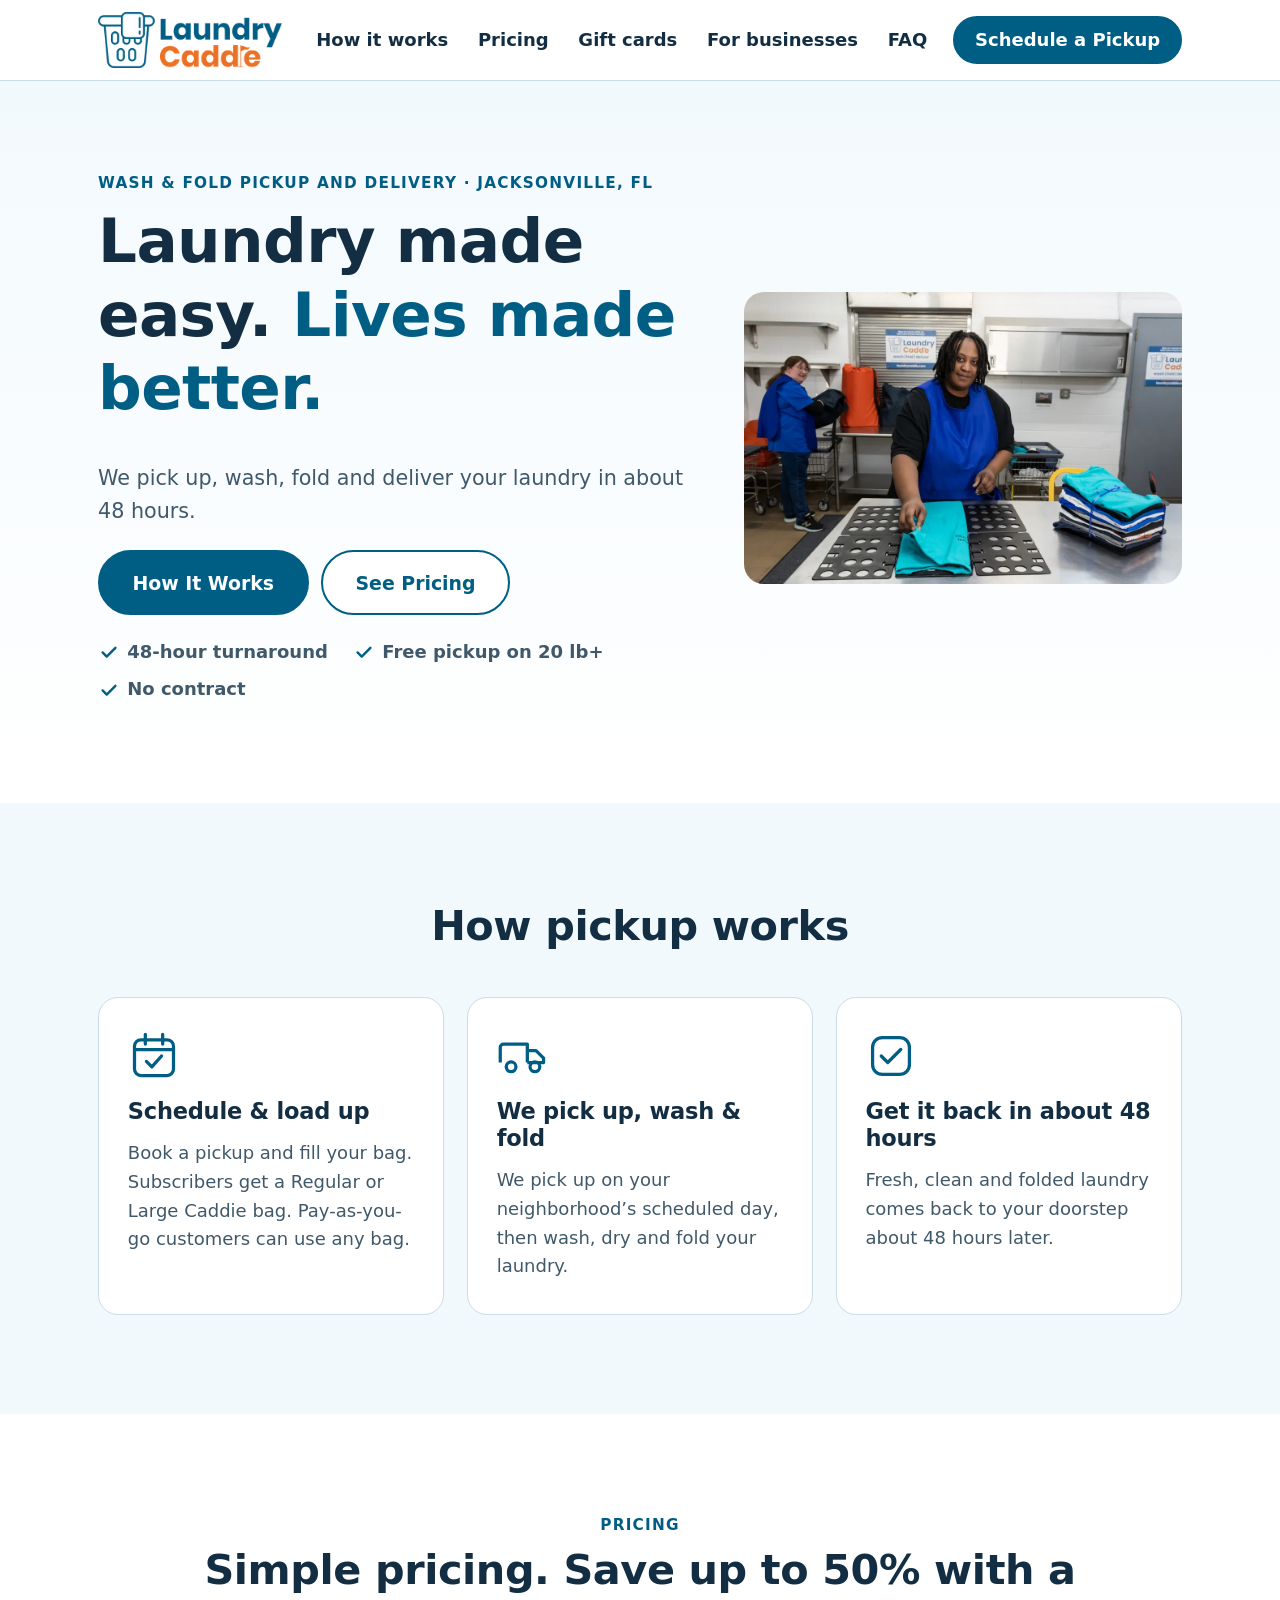
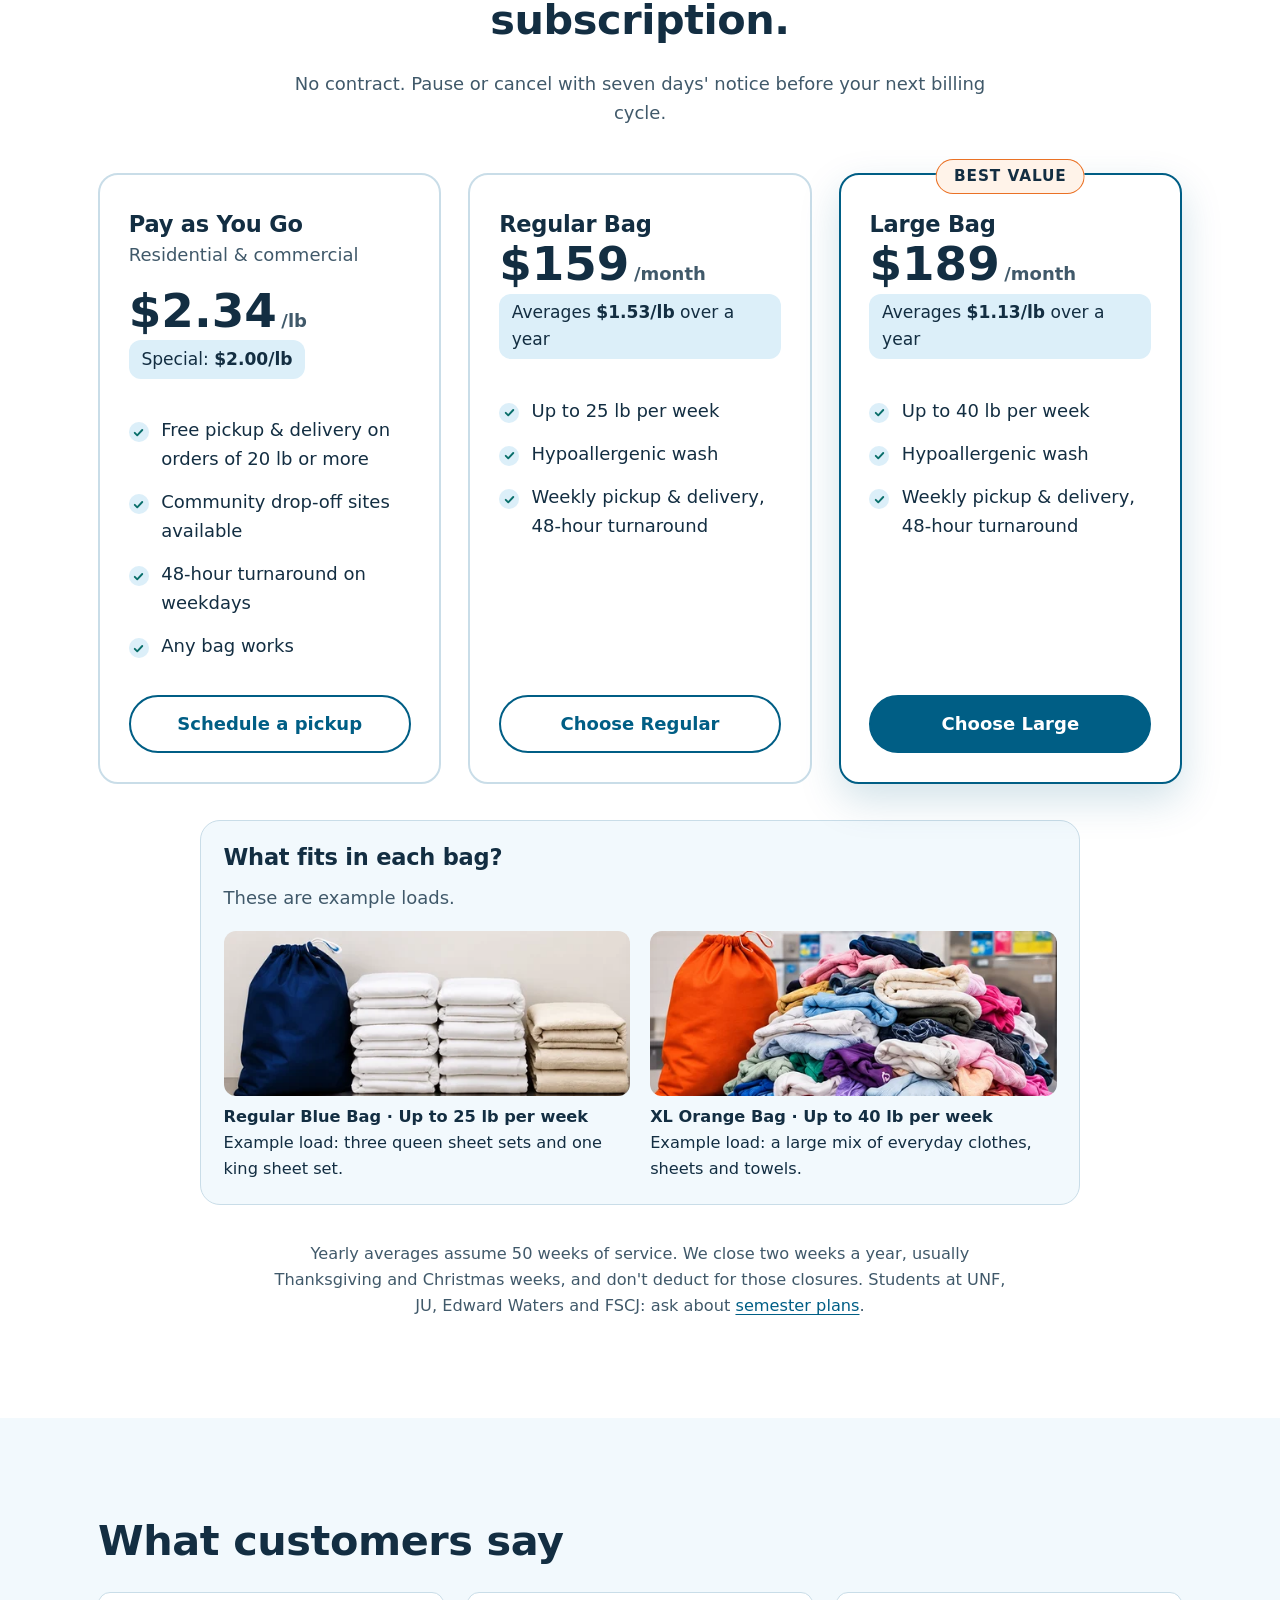
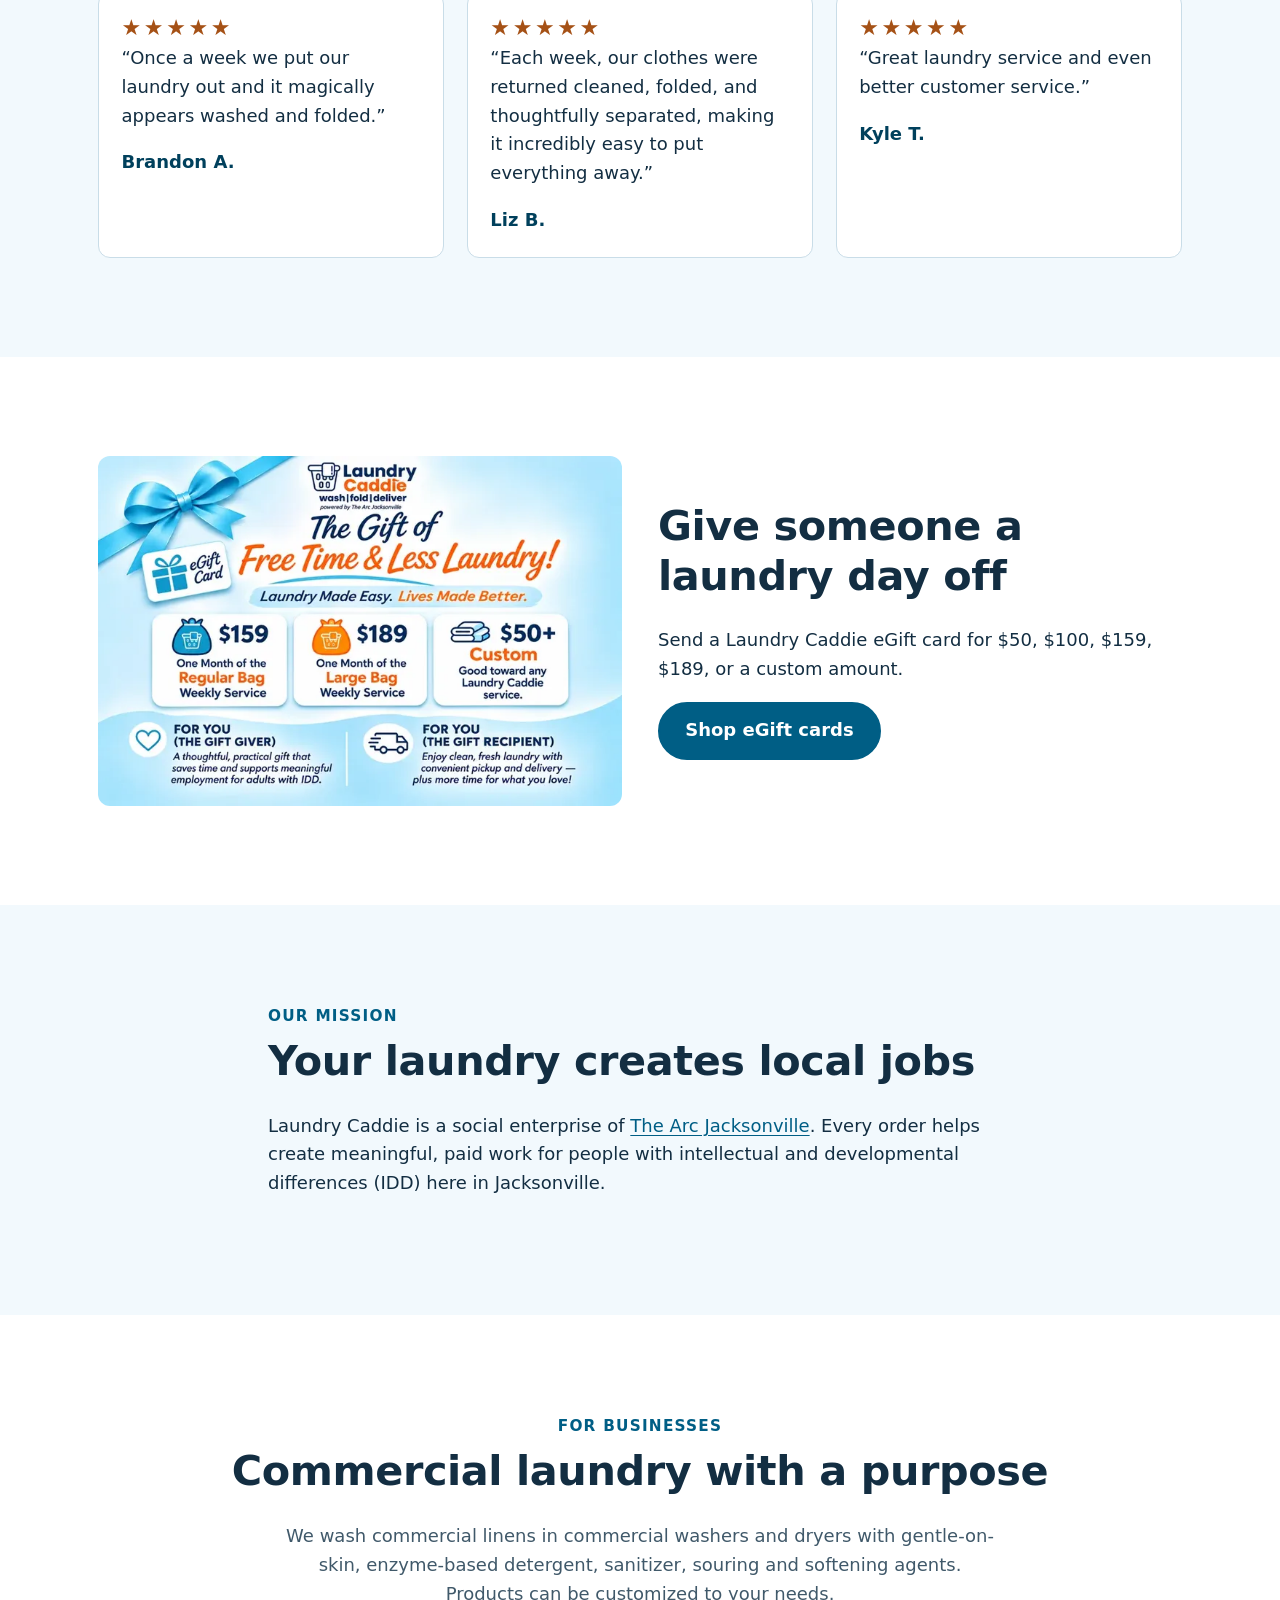
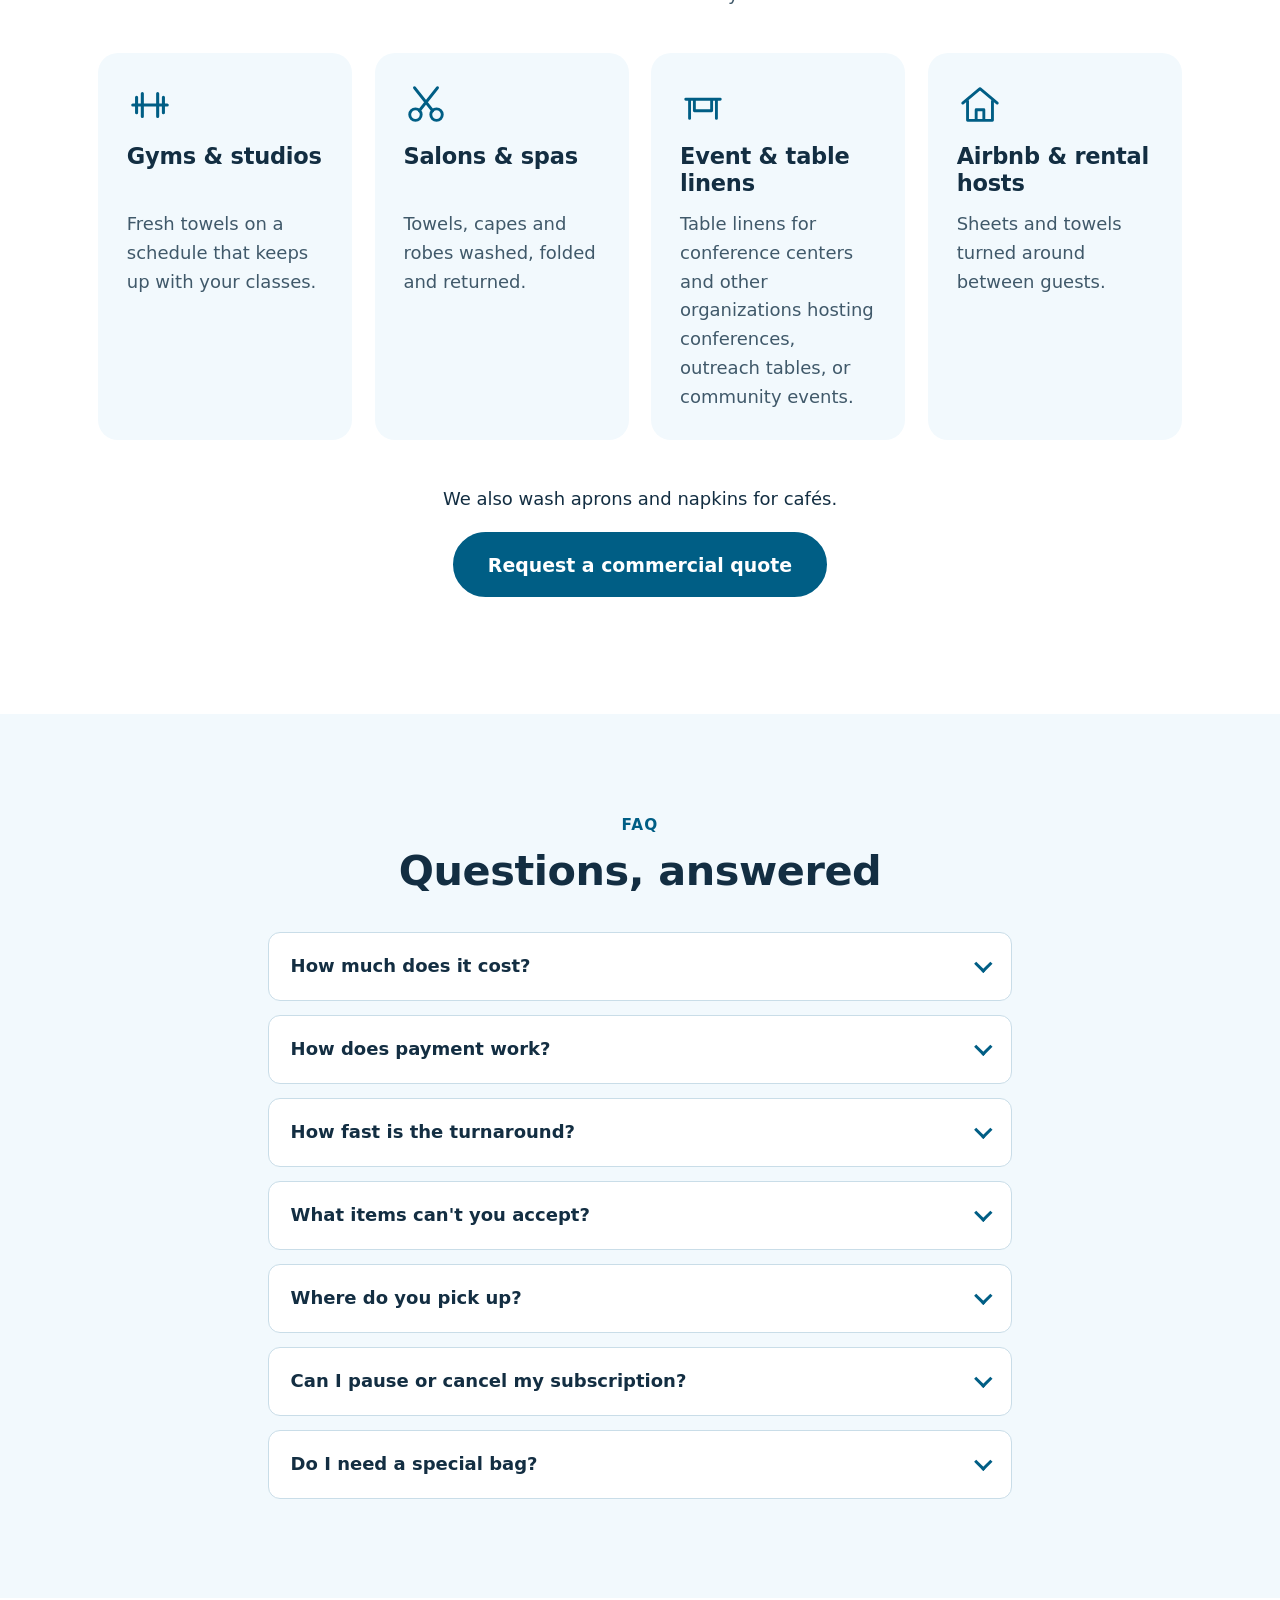
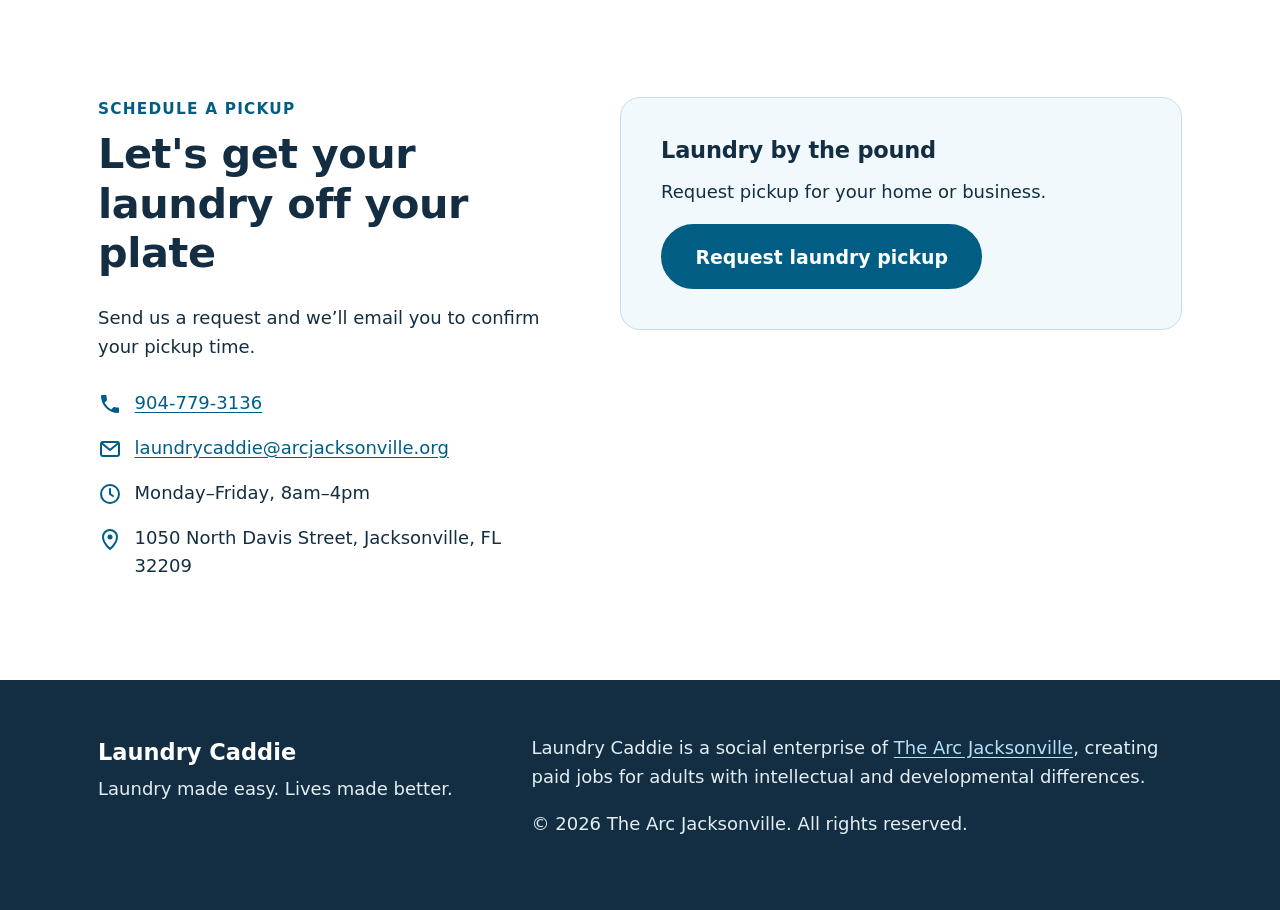
<file: index.html>
<!doctype html>
<html lang="en">
<head>
  <meta charset="utf-8">
  <meta name="viewport" content="width=device-width, initial-scale=1">
  <title>Laundry Caddie | Wash &amp; Fold Pickup and Delivery in Jacksonville, FL</title>
  <meta name="description" content="Laundry Caddie picks up, washes, folds and delivers your laundry in 48 hours across Jacksonville, FL. A social enterprise of The Arc Jacksonville creating paid jobs for adults with intellectual and developmental differences.">
  <meta name="theme-color" content="#005e85">
  <!-- TODO: replace with the final custom domain if the site moves off GitHub Pages -->
  <link rel="canonical" href="https://sarahtroup.github.io/laundry-caddie/">

  <meta property="og:type" content="website">
  <meta property="og:site_name" content="Laundry Caddie">
  <meta property="og:title" content="Laundry Caddie | Laundry made easy. Lives made better.">
  <meta property="og:description" content="Wash &amp; fold pickup and delivery in Jacksonville, FL. Every load helps create paid jobs for adults with intellectual and developmental differences.">
  <meta property="og:url" content="https://sarahtroup.github.io/laundry-caddie/">
  <meta property="og:image" content="https://sarahtroup.github.io/laundry-caddie/assets/laundry-caddie-social.png">
  <meta property="og:image:width" content="1200">
  <meta property="og:image:height" content="630">
  <meta property="og:image:alt" content="Laundry Caddie logo with the tagline Laundry made easy. Lives made better.">
  <meta name="twitter:card" content="summary_large_image">

  <link rel="icon" href="assets/laundry-caddie-icon-32.png" sizes="32x32" type="image/png">
  <link rel="apple-touch-icon" href="assets/laundry-caddie-icon-180.png">
  <link rel="stylesheet" href="styles.css?v=review-stars">

  <script type="application/ld+json">
  {
    "@context": "https://schema.org",
    "@type": "DryCleaningOrLaundry",
    "name": "Laundry Caddie",
    "slogan": "Laundry made easy. Lives made better.",
    "description": "Wash and fold laundry pickup and delivery in Jacksonville, FL, run by The Arc Jacksonville to create paid jobs for adults with intellectual and developmental differences.",
    "url": "https://sarahtroup.github.io/laundry-caddie/",
    "image": "https://sarahtroup.github.io/laundry-caddie/assets/laundry-caddie-social.png",
    "telephone": "+1-904-779-3136",
    "email": "laundrycaddie@arcjacksonville.org",
    "priceRange": "$$",
    "address": {
      "@type": "PostalAddress",
      "streetAddress": "1050 North Davis Street",
      "addressLocality": "Jacksonville",
      "addressRegion": "FL",
      "postalCode": "32209",
      "addressCountry": "US"
    },
    "areaServed": ["Downtown Jacksonville", "San Marco", "Miramar", "San Jose", "Beauclerc", "Riverside", "Avondale", "Ortega", "Southside"],
    "openingHoursSpecification": [{
      "@type": "OpeningHoursSpecification",
      "dayOfWeek": ["Monday", "Tuesday", "Wednesday", "Thursday", "Friday"],
      "opens": "08:00",
      "closes": "16:00"
    }],
    "parentOrganization": {
      "@type": "NGO",
      "name": "The Arc Jacksonville",
      "url": "https://arcjacksonville.org/"
    },
    "makesOffer": [
      {"@type": "Offer", "name": "Pay as You Go", "price": "2.34", "priceCurrency": "USD", "description": "Per pound. Free pickup and delivery on orders of 20 lb or more."},
      {"@type": "Offer", "name": "Regular Bag plan", "price": "159", "priceCurrency": "USD", "description": "Per month. Up to 25 lb per week."},
      {"@type": "Offer", "name": "Large Bag plan", "price": "189", "priceCurrency": "USD", "description": "Per month. Up to 40 lb per week."}
    ]
  }
  </script>
</head>
<body>
  <a class="skip-link" href="#main">Skip to main content</a>

  <header class="site-header">
    <div class="container header-inner">
      <a class="brand" href="#top" aria-label="Laundry Caddie, back to top">
        <img src="assets/laundry-caddie-logo.webp" alt="" width="480" height="145">
      </a>
      <button class="nav-toggle" type="button" aria-expanded="false" aria-controls="site-nav">
        <svg aria-hidden="true" width="24" height="24" viewBox="0 0 24 24"><path d="M3 6h18M3 12h18M3 18h18" stroke="currentColor" stroke-width="2.2" stroke-linecap="round"/></svg>
        <span class="nav-toggle-label">Menu</span>
      </button>
      <nav id="site-nav" class="site-nav" aria-label="Main">
        <ul>
          <li><a href="#how-it-works">How it works</a></li>
          <li><a href="#pricing">Pricing</a></li>
          <li><a href="#gift-cards">Gift cards</a></li>
          <li><a href="#business">For businesses</a></li>
          <li><a href="#faq">FAQ</a></li>
          <li><a class="btn btn-small" href="pickup.html">Schedule a Pickup</a></li>
        </ul>
      </nav>
    </div>
  </header>

  <main id="main" tabindex="-1">
    <!-- 1. HERO -->
    <section id="top" class="hero" aria-labelledby="hero-title">
      <div class="container hero-inner">
        <div class="hero-copy">
          <p class="eyebrow">Wash &amp; fold pickup and delivery · Jacksonville, FL</p>
          <h1 id="hero-title">Laundry made easy. <span class="accent-text">Lives made better.</span></h1>
          <p class="lead">We pick up, wash, fold and deliver your laundry in about 48 hours.</p>
          <div class="hero-actions">
            <a class="btn btn-large" href="#how-it-works">How It Works</a>
            <a class="btn btn-large btn-secondary" href="#pricing">See Pricing</a>
          </div>
          <ul class="hero-points">
            <li><svg aria-hidden="true" viewBox="0 0 24 24"><path d="M5 12.5l4.5 4.5L19 7.5" fill="none" stroke="currentColor" stroke-width="2.6" stroke-linecap="round" stroke-linejoin="round"/></svg>48-hour turnaround</li>
            <li><svg aria-hidden="true" viewBox="0 0 24 24"><path d="M5 12.5l4.5 4.5L19 7.5" fill="none" stroke="currentColor" stroke-width="2.6" stroke-linecap="round" stroke-linejoin="round"/></svg>Free pickup on 20 lb+</li>
            <li><svg aria-hidden="true" viewBox="0 0 24 24"><path d="M5 12.5l4.5 4.5L19 7.5" fill="none" stroke="currentColor" stroke-width="2.6" stroke-linecap="round" stroke-linejoin="round"/></svg>No contract</li>
          </ul>
        </div>
        <div class="hero-photo">
          <img src="assets/laundry-caddie-folding-team.webp" width="1080" height="720" fetchpriority="high" alt="A Laundry Caddie team member folds a shirt beside a neatly folded stack of clothes">
        </div>
      </div>
    </section>

    <!-- 2. HOW IT WORKS -->
    <section id="how-it-works" class="section section-tint" aria-labelledby="how-title">
      <div class="container">
        <h2 id="how-title" class="center">How pickup works</h2>
        <ol class="steps">
          <li class="step">
            <svg class="step-icon" aria-hidden="true" viewBox="0 0 48 48"><rect x="6" y="9" width="36" height="33" rx="6" fill="none" stroke="currentColor" stroke-width="3"/><path d="M6 18h36M16 4v9M32 4v9" stroke="currentColor" stroke-width="3" stroke-linecap="round"/><path d="M17 29l5 5 9-10" fill="none" stroke="currentColor" stroke-width="3" stroke-linecap="round" stroke-linejoin="round"/></svg>
            <h3>Schedule &amp; load up</h3>
            <p>Book a pickup and fill your bag. Subscribers get a Regular or Large Caddie bag. Pay-as-you-go customers can use any bag.</p>
          </li>
          <li class="step">
            <svg class="step-icon" aria-hidden="true" viewBox="0 0 48 48"><path d="M3 30V16a3 3 0 013-3h22v17" fill="none" stroke="currentColor" stroke-width="3" stroke-linejoin="round"/><path d="M28 19h8l7 7v4h-15" fill="none" stroke="currentColor" stroke-width="3" stroke-linejoin="round"/><circle cx="13" cy="34" r="4.5" fill="none" stroke="currentColor" stroke-width="3"/><circle cx="35" cy="34" r="4.5" fill="none" stroke="currentColor" stroke-width="3"/></svg>
            <h3>We pick up, wash &amp; fold</h3>
            <p>We pick up on your neighborhood’s scheduled day, then wash, dry and fold your laundry.</p>
          </li>
          <li class="step">
            <svg class="step-icon" aria-hidden="true" viewBox="0 0 48 48"><rect x="7" y="7" width="34" height="34" rx="9" fill="none" stroke="currentColor" stroke-width="3"/><path d="m15 24 6 6 12-12" fill="none" stroke="currentColor" stroke-width="3" stroke-linecap="round" stroke-linejoin="round"/></svg>
            <h3>Get it back in about 48 hours</h3>
            <p>Fresh, clean and folded laundry comes back to your doorstep about 48 hours later.</p>
          </li>
        </ol>
      </div>
    </section>

    <!-- 3. PRICING  (edit prices here AND in the JSON-LD in <head>; see README) -->
    <section id="pricing" class="section" aria-labelledby="pricing-title">
      <div class="container">
        <p class="eyebrow center">Pricing</p>
        <h2 id="pricing-title" class="center">Simple pricing. Save up to 50% with a subscription.</h2>
        <p class="section-intro center">No contract. Pause or cancel with seven days' notice before your next billing cycle.</p>

        <div class="pricing-grid">
          <article class="price-card" aria-labelledby="plan-payg">
            <h3 id="plan-payg">Pay as You Go</h3>
            <p class="plan-for">Residential &amp; commercial</p>
            <p class="price"><span class="amount">$2.34</span><span class="per">/lb</span></p>
            <p class="price-note">Special: <strong>$2.00/lb</strong></p>
            <ul class="features">
              <li>Free pickup &amp; delivery on orders of 20 lb or more</li>
              <li>Community drop-off sites available</li>
              <li>48-hour turnaround on weekdays</li>
              <li>Any bag works</li>
            </ul>
            <a class="btn btn-block btn-secondary" href="pickup.html">Schedule a pickup</a>
          </article>

          <article class="price-card" aria-labelledby="plan-regular">
            <h3 id="plan-regular">Regular Bag</h3>
            <p class="price"><span class="amount">$159</span><span class="per">/month</span></p>
            <p class="price-note">Averages <strong>$1.53/lb</strong> over a year</p>
            <ul class="features">
              <li>Up to 25 lb per week</li>
              <li>Hypoallergenic wash</li>
              <li>Weekly pickup &amp; delivery, 48-hour turnaround</li>
            </ul>
            <a class="btn btn-block btn-secondary" href="subscribe.html?plan=regular">Choose Regular</a>
          </article>

          <article class="price-card featured" aria-labelledby="plan-large">
            <p class="badge">Best Value</p>
            <h3 id="plan-large">Large Bag</h3>
            <p class="price"><span class="amount">$189</span><span class="per">/month</span></p>
            <p class="price-note">Averages <strong>$1.13/lb</strong> over a year</p>
            <ul class="features">
              <li>Up to 40 lb per week</li>
              <li>Hypoallergenic wash</li>
              <li>Weekly pickup &amp; delivery, 48-hour turnaround</li>
            </ul>
            <a class="btn btn-block" href="subscribe.html?plan=large">Choose Large</a>
          </article>
        </div>
        <div class="bag-comparison" aria-labelledby="bag-comparison-title">
          <h3 id="bag-comparison-title">What fits in each bag?</h3>
          <p>These are example loads.</p>
          <div class="bag-comparison-grid">
            <figure>
              <img src="assets/regular-blue-bag-example.webp?v=retouched" alt="Blue laundry bag beside stacks of folded sheets" width="494" height="200" loading="lazy">
              <figcaption><strong>Regular Blue Bag · Up to 25 lb per week</strong><br>Example load: three queen sheet sets and one king sheet set.</figcaption>
            </figure>
            <figure>
              <img src="assets/xl-orange-bag-example.webp?v=retouched" alt="Orange laundry bag beside a large pile of mixed clothes and linens" width="491" height="200" loading="lazy">
              <figcaption><strong>XL Orange Bag · Up to 40 lb per week</strong><br>Example load: a large mix of everyday clothes, sheets and towels.</figcaption>
            </figure>
          </div>
        </div>
        <p class="fine-print center">Yearly averages assume 50 weeks of service. We close two weeks a year, usually Thanksgiving and Christmas weeks, and don't deduct for those closures. Students at UNF, JU, Edward Waters and FSCJ: ask about <a href="https://arcjacksonville.org/laundrycaddie-serviceplan/students/">semester plans</a>.</p>
      </div>
    </section>

    <!-- Customer reviews -->
    <section id="reviews" class="section section-tint" aria-labelledby="reviews-title">
      <div class="container">
        <h2 id="reviews-title">What customers say</h2>
        <div class="review-grid">
          <figure class="review-card">
            <span class="review-stars" aria-hidden="true">★★★★★</span>
            <blockquote><p>“Once a week we put our laundry out and it magically appears washed and folded.”</p></blockquote>
            <figcaption>Brandon A.</figcaption>
          </figure>
          <figure class="review-card">
            <span class="review-stars" aria-hidden="true">★★★★★</span>
            <blockquote><p>“Each week, our clothes were returned cleaned, folded, and thoughtfully separated, making it incredibly easy to put everything away.”</p></blockquote>
            <figcaption>Liz B.</figcaption>
          </figure>
          <figure class="review-card">
            <span class="review-stars" aria-hidden="true">★★★★★</span>
            <blockquote><p>“Great laundry service and even better customer service.”</p></blockquote>
            <figcaption>Kyle T.</figcaption>
          </figure>
        </div>
      </div>
    </section>

    <!-- Gift cards -->
    <section id="gift-cards" class="section" aria-labelledby="gifts-title">
      <div class="container gift-panel">
        <img src="assets/laundry-caddie-gift-card.webp" width="720" height="480" loading="lazy" alt="Laundry Caddie eGift card featuring the gift of free time">
        <div>
          <h2 id="gifts-title">Give someone a laundry day off</h2>
          <p>Send a Laundry Caddie eGift card for $50, $100, $159, $189, or a custom amount.</p>
          <a class="btn" href="gift-cards.html">Shop eGift cards</a>
        </div>
      </div>
    </section>

    <!-- Our mission -->
    <section id="mission" class="section section-tint" aria-labelledby="mission-title">

      <div class="container narrow">
        <div>
          <p class="eyebrow">Our mission</p>
          <h2 id="mission-title">Your laundry creates local jobs</h2>
          <p>Laundry Caddie is a social enterprise of <a href="https://arcjacksonville.org/">The Arc Jacksonville</a>. Every order helps create meaningful, paid work for people with intellectual and developmental differences (IDD) here in Jacksonville.</p>
        </div>
      </div>
    </section>

    <!-- 5. BUSINESSES -->
    <section id="business" class="section" aria-labelledby="business-title">
      <div class="container">
        <p class="eyebrow center">For businesses</p>
        <h2 id="business-title" class="center">Commercial laundry with a purpose</h2>
        <p class="section-intro center">We wash commercial linens in commercial washers and dryers with gentle-on-skin, enzyme-based detergent, sanitizer, souring and softening agents. Products can be customized to your needs.</p>
        <ul class="biz-grid">
          <li class="biz-card">
            <svg aria-hidden="true" viewBox="0 0 48 48"><path d="M6 24h36M10 16v16M16 12v24M32 12v24M38 16v16" stroke="currentColor" stroke-width="3.2" stroke-linecap="round"/></svg>
            <h3>Gyms &amp; studios</h3>
            <p>Fresh towels on a schedule that keeps up with your classes.</p>
          </li>
          <li class="biz-card">
            <svg aria-hidden="true" viewBox="0 0 48 48"><circle cx="13" cy="34" r="6" fill="none" stroke="currentColor" stroke-width="3"/><circle cx="35" cy="34" r="6" fill="none" stroke="currentColor" stroke-width="3"/><path d="M17 30L36 6M31 30L12 6" stroke="currentColor" stroke-width="3" stroke-linecap="round"/></svg>
            <h3>Salons &amp; spas</h3>
            <p>Towels, capes and robes washed, folded and returned.</p>
          </li>
          <li class="biz-card">
            <svg aria-hidden="true" viewBox="0 0 48 48"><path d="M6 18h36M10 18v20m28-20v20M15 18v12h18V18" fill="none" stroke="currentColor" stroke-width="3" stroke-linecap="round" stroke-linejoin="round"/></svg>
            <h3>Event &amp; table linens</h3>
            <p>Table linens for conference centers and other organizations hosting conferences, outreach tables, or community events.</p>
          </li>
          <li class="biz-card">
            <svg aria-hidden="true" viewBox="0 0 48 48"><path d="M6 22L24 7l18 15" fill="none" stroke="currentColor" stroke-width="3" stroke-linecap="round" stroke-linejoin="round"/><path d="M11 19v21h26V19" fill="none" stroke="currentColor" stroke-width="3" stroke-linejoin="round"/><path d="M20 40V29h8v11" fill="none" stroke="currentColor" stroke-width="3" stroke-linejoin="round"/></svg>
            <h3>Airbnb &amp; rental hosts</h3>
            <p>Sheets and towels turned around between guests.</p>
          </li>
        </ul>
        <p class="center">We also wash aprons and napkins for cafés.</p>
        <!-- TODO: add commercial pricing or volume terms if The Arc wants them public -->
        <p class="center"><a class="btn btn-large" href="pickup.html">Request a commercial quote</a></p>
      </div>
    </section>

    <!-- 6. FAQ -->
    <section id="faq" class="section section-tint" aria-labelledby="faq-title">
      <div class="container narrow">
        <p class="eyebrow center">FAQ</p>
        <h2 id="faq-title" class="center">Questions, answered</h2>
        <div class="faq-list">
          <details>
            <summary>How much does it cost?</summary>
            <div class="faq-body">
              <p>Pay as You Go is $2.34/lb (Special $2/lb), with free pickup and delivery on orders of 20 lb or more. Subscriptions are $159/month for a Regular Bag (up to 25 lb per week) or $189/month for a Large Bag (up to 40 lb per week). Over a year, that averages $1.53/lb and $1.13/lb.</p>
            </div>
          </details>
          <details>
            <summary>How does payment work?</summary>
            <div class="faq-body">
              <p>For Pay as You Go, we weigh each bag before washing and send you a secure payment link at pickup. Subscriptions charge the card on file each month for the upcoming month.</p>
            </div>
          </details>
          <details>
            <summary>How fast is the turnaround?</summary>
            <div class="faq-body">
              <p>About 48 hours on weekdays. We pick up on Mondays, Tuesdays or Wednesdays, based on availability. Thursday pickup is available for laundry by the pound only. After you sign up, we'll email you a weekly time slot for your neighborhood or campus.</p>
            </div>
          </details>
          <details>
            <summary>What items can't you accept?</summary>
            <div class="faq-body">
              <p>We don't clean delicates, dry-clean-only, line-dry or other items needing special handling. Please <a href="mailto:laundrycaddie@arcjacksonville.org">contact us</a> before sending bulky items such as king-size comforters. We also can't accept items soiled with the "Three P's": pee, poop or puke. Sheets and towels are welcome. If you’d like items returned on hangers, send hangers with your laundry.</p>
            </div>
          </details>
          <details>
            <summary>Where do you pick up?</summary>
            <div class="faq-body">
              <p>We currently serve Downtown/San Marco, Miramar/San Jose/Beauclerc, Riverside/Avondale/Ortega and the Southside, plus the UNF, JU, Edward Waters and FSCJ campuses. Community drop-off sites are also available. We're growing neighborhood by neighborhood, so if you're outside these areas, tell us where we should caddie next.</p>
              <!-- TODO: list zip codes and community drop-off site addresses -->
            </div>
          </details>
          <details>
            <summary>Can I pause or cancel my subscription?</summary>
            <div class="faq-body">
              <p>Yes. There's no contract. Pause or cancel with seven days' notice before your next billing cycle by calling <a href="tel:+19047793136">904-779-3136</a> or emailing <a href="mailto:laundrycaddie@arcjacksonville.org">laundrycaddie@arcjacksonville.org</a>. Email us to change your bag size or add a discounted second bag.</p>
            </div>
          </details>
          <details>
            <summary>Do I need a special bag?</summary>
            <div class="faq-body">
              <p>Subscribers get a Regular or Large bag, and we drop off your first one for you to fill. Pay-as-you-go customers can use any bag.</p>
            </div>
          </details>
        </div>
      </div>
    </section>

    <!-- 7. CONTACT / BOOKING -->
    <section id="schedule" class="section" aria-labelledby="schedule-title">
      <div class="container contact-grid">
        <div class="contact-info">
          <p class="eyebrow">Schedule a pickup</p>
          <h2 id="schedule-title">Let's get your laundry off your plate</h2>
          <p>Send us a request and we’ll email you to confirm your pickup time.</p>
          <ul class="contact-list">
            <li>
              <svg aria-hidden="true" viewBox="0 0 24 24"><path d="M6.6 10.8a15.5 15.5 0 006.6 6.6l2.2-2.2a1 1 0 011-.25 11.4 11.4 0 003.6.57 1 1 0 011 1V20a1 1 0 01-1 1A17 17 0 013 4a1 1 0 011-1h3.5a1 1 0 011 1c0 1.25.2 2.45.57 3.57a1 1 0 01-.25 1z" fill="currentColor"/></svg>
              <a href="tel:+19047793136">904-779-3136</a>
            </li>
            <li>
              <svg aria-hidden="true" viewBox="0 0 24 24"><rect x="3" y="5" width="18" height="14" rx="2" fill="none" stroke="currentColor" stroke-width="2"/><path d="M3.5 6l8.5 7 8.5-7" fill="none" stroke="currentColor" stroke-width="2"/></svg>
              <a href="mailto:laundrycaddie@arcjacksonville.org">laundrycaddie@arcjacksonville.org</a>
            </li>
            <li>
              <svg aria-hidden="true" viewBox="0 0 24 24"><circle cx="12" cy="12" r="9" fill="none" stroke="currentColor" stroke-width="2"/><path d="M12 7v5l3 2" fill="none" stroke="currentColor" stroke-width="2" stroke-linecap="round"/></svg>
              Monday–Friday, 8am–4pm
            </li>
            <li>
              <svg aria-hidden="true" viewBox="0 0 24 24"><path d="M12 22s7-6.2 7-12a7 7 0 00-14 0c0 5.8 7 12 7 12z" fill="none" stroke="currentColor" stroke-width="2"/><circle cx="12" cy="10" r="2.5" fill="currentColor"/></svg>
              1050 North Davis Street, Jacksonville, FL 32209
            </li>
          </ul>
        </div>

        <div class="booking-form">
          <h3>Laundry by the pound</h3>
          <p>Request pickup for your home or business.</p>
          <a class="btn btn-large" href="pickup.html">Request laundry pickup</a>
        </div>
      </div>
    </section>
  </main>

  <footer class="site-footer">
    <div class="container footer-inner">
      <div>
        <p class="footer-brand">Laundry Caddie</p>
        <p>Laundry made easy. Lives made better.</p>
      </div>
      <div>
        <p>Laundry Caddie is a social enterprise of <a href="https://arcjacksonville.org/">The Arc Jacksonville</a>, creating paid jobs for adults with intellectual and developmental differences.</p>
        <p>&copy; <span id="year">2026</span> The Arc Jacksonville. All rights reserved.</p>
      </div>
    </div>
  </footer>

  <script src="script.js?v=thursday-pickup" defer></script>
</body>
</html>
</file>
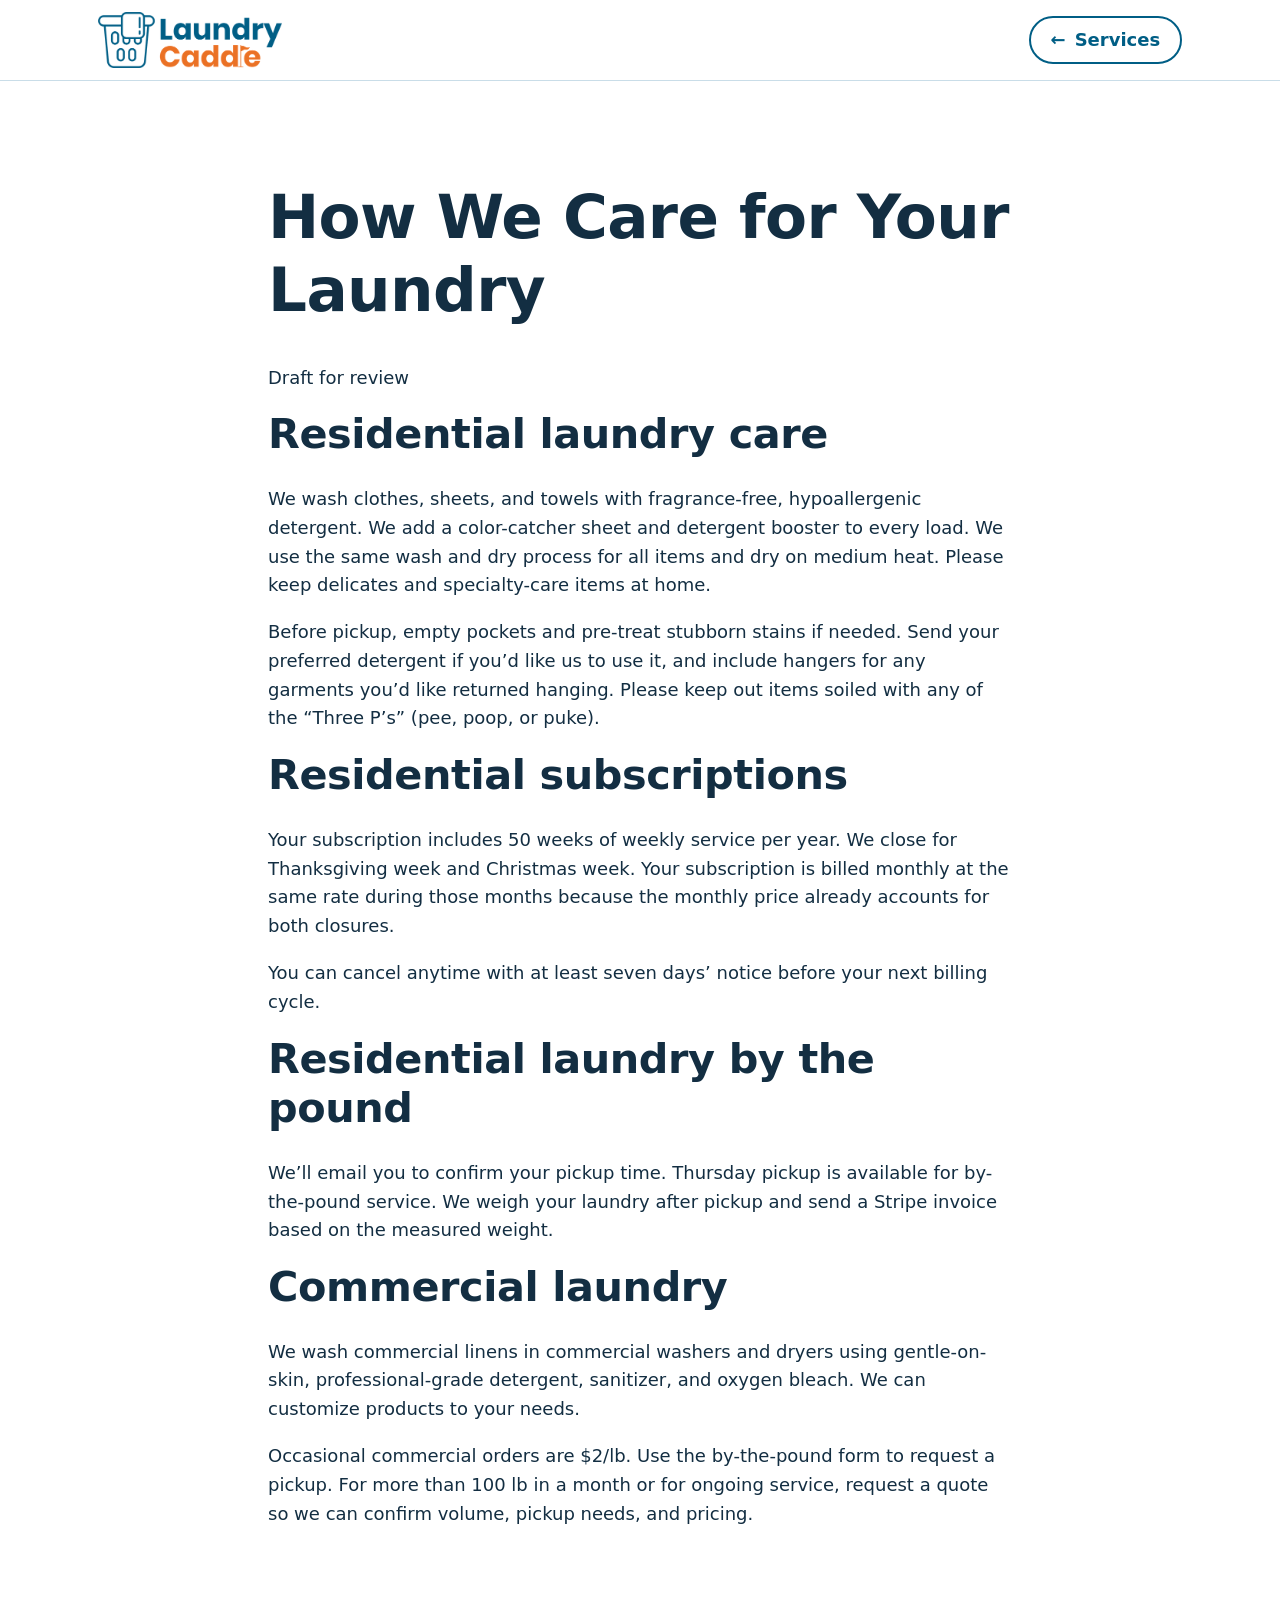
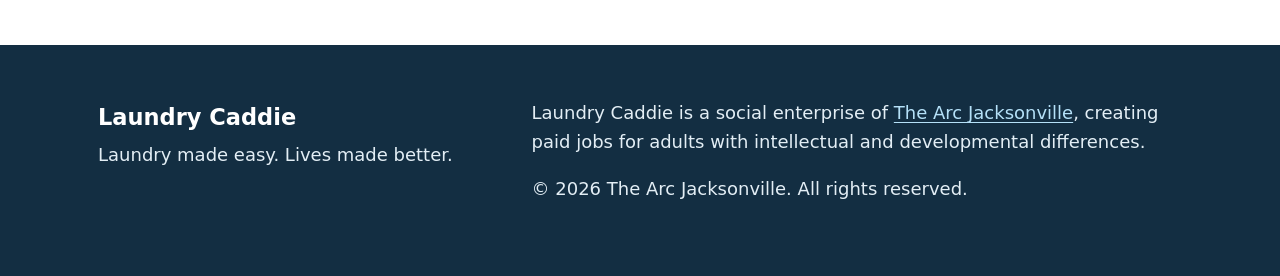
<file: care-standards-draft.html>
<!doctype html>
<html lang="en">
<head>
  <meta charset="utf-8">
  <meta name="viewport" content="width=device-width, initial-scale=1">
  <title>Care standards | Laundry Caddie</title>
  <meta name="robots" content="noindex">
  <meta name="theme-color" content="#005e85">
  <link rel="icon" href="assets/laundry-caddie-icon-32.png" sizes="32x32" type="image/png">
  <link rel="apple-touch-icon" href="assets/laundry-caddie-icon-180.png">
  <link rel="stylesheet" href="styles.css?v=laundry-caddie-branding">
</head>
<body>
  <a class="skip-link" href="#main">Skip to main content</a>

  <header class="site-header">
    <div class="container header-inner">
      <a class="brand" href="index.html" aria-label="Laundry Caddie home">
        <img src="assets/laundry-caddie-logo.webp" alt="" width="480" height="145">
      </a>
      <a class="btn btn-small btn-secondary header-back" href="signup-test.html" aria-label="Back to service signup preview"><span aria-hidden="true">←</span> Services</a>
    </div>
  </header>

  <main id="main" tabindex="-1">
    <section class="section" aria-labelledby="care-title">
      <div class="container narrow">
        <h1 id="care-title">How We Care for Your Laundry</h1>
        <p>Draft for review</p>

        <h2>Residential laundry care</h2>
        <p>We wash clothes, sheets, and towels with fragrance-free, hypoallergenic detergent. We add a color-catcher sheet and detergent booster to every load. We use the same wash and dry process for all items and dry on medium heat. Please keep delicates and specialty-care items at home.</p>
        <p>Before pickup, empty pockets and pre-treat stubborn stains if needed. Send your preferred detergent if you’d like us to use it, and include hangers for any garments you’d like returned hanging. Please keep out items soiled with any of the “Three P’s” (pee, poop, or puke).</p>

        <h2 id="subscription">Residential subscriptions</h2>
        <p>Your subscription includes 50 weeks of weekly service per year. We close for Thanksgiving week and Christmas week. Your subscription is billed monthly at the same rate during those months because the monthly price already accounts for both closures.</p>
        <p>You can cancel anytime with at least seven days’ notice before your next billing cycle.</p>

        <h2 id="by-the-pound">Residential laundry by the pound</h2>
        <p>We’ll email you to confirm your pickup time. Thursday pickup is available for by-the-pound service. We weigh your laundry after pickup and send a Stripe invoice based on the measured weight.</p>

        <h2 id="commercial">Commercial laundry</h2>
        <p>We wash commercial linens in commercial washers and dryers using gentle-on-skin, professional-grade detergent, sanitizer, and oxygen bleach. We can customize products to your needs.</p>
        <p>Occasional commercial orders are $2/lb. Use the by-the-pound form to request a pickup. For more than 100 lb in a month or for ongoing service, request a quote so we can confirm volume, pickup needs, and pricing.</p>
      </div>
    </section>
  </main>

  <footer class="site-footer">
    <div class="container footer-inner">
      <div>
        <p class="footer-brand">Laundry Caddie</p>
        <p>Laundry made easy. Lives made better.</p>
      </div>
      <div>
        <p>Laundry Caddie is a social enterprise of <a href="https://arcjacksonville.org/">The Arc Jacksonville</a>, creating paid jobs for adults with intellectual and developmental differences.</p>
        <p>&copy; <span id="year">2026</span> The Arc Jacksonville. All rights reserved.</p>
      </div>
    </div>
  </footer>

  <script src="script.js" defer></script>
</body>
</html>
</file>
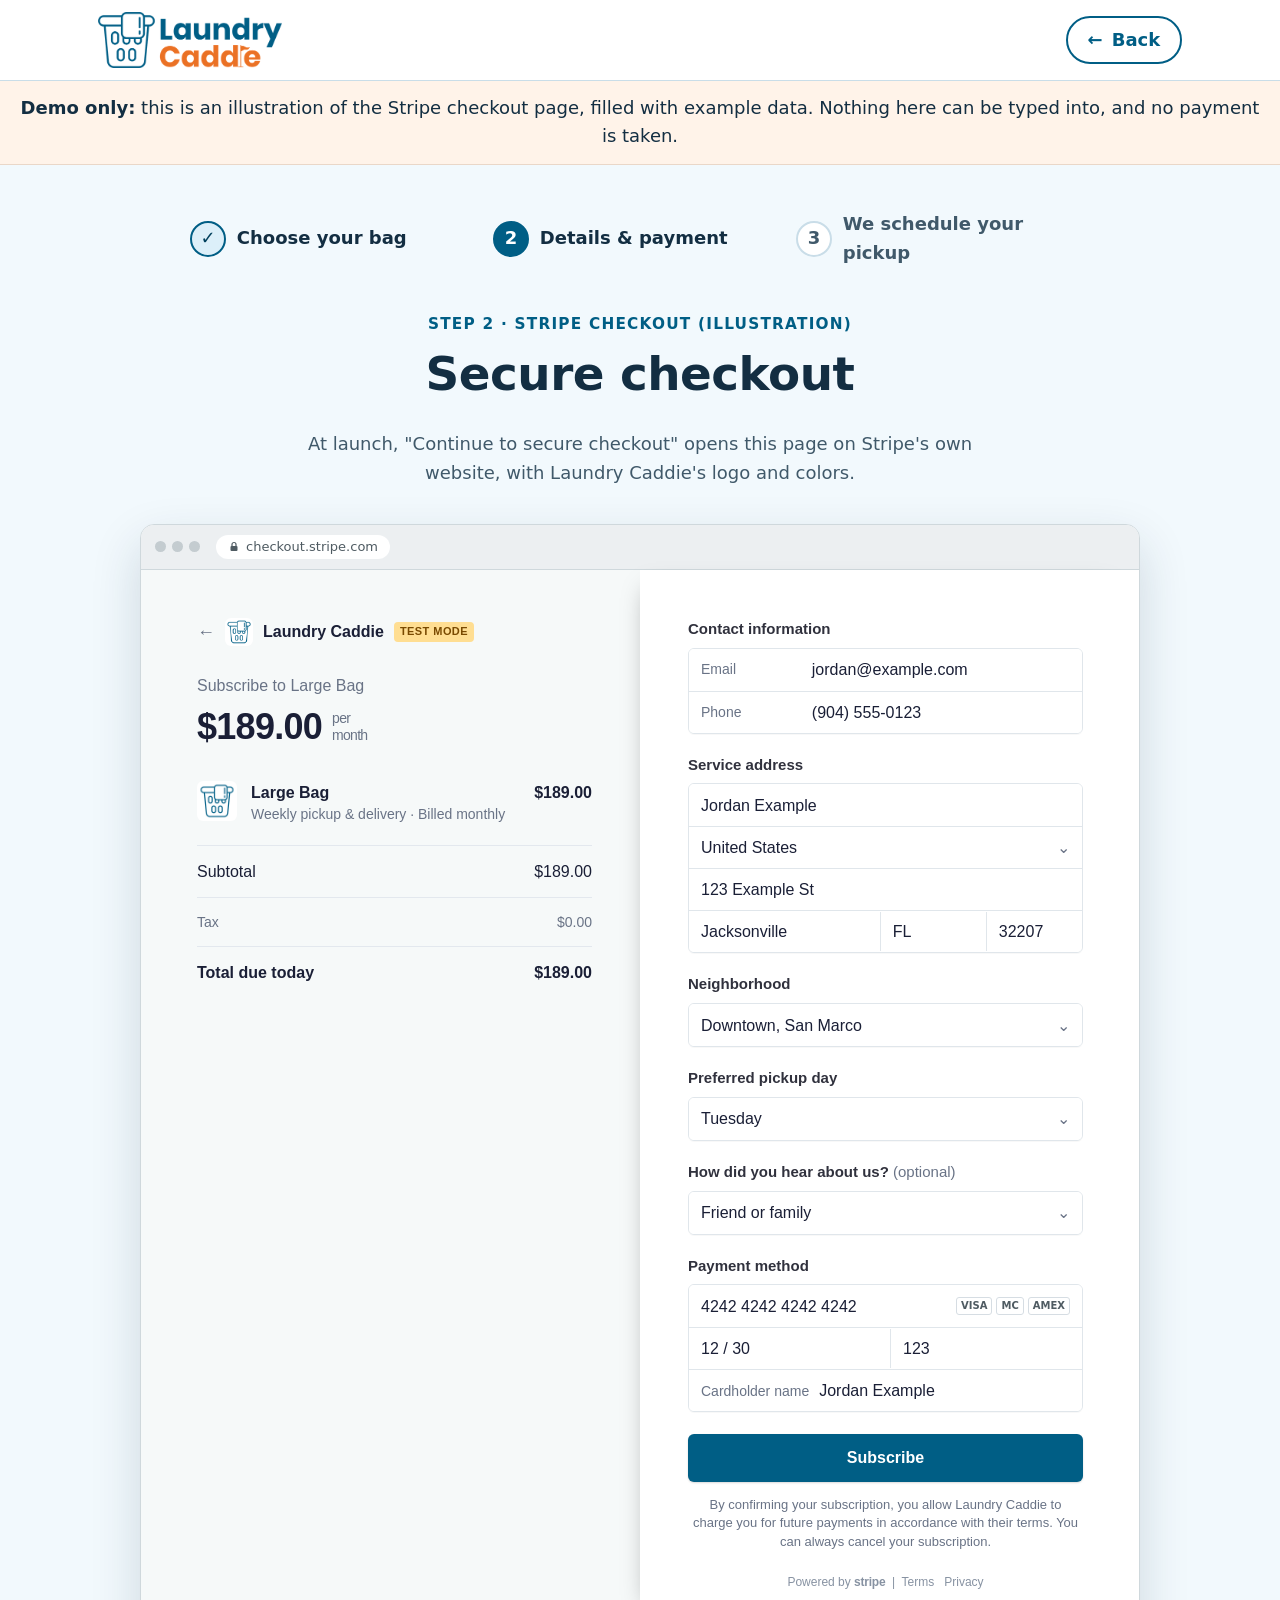
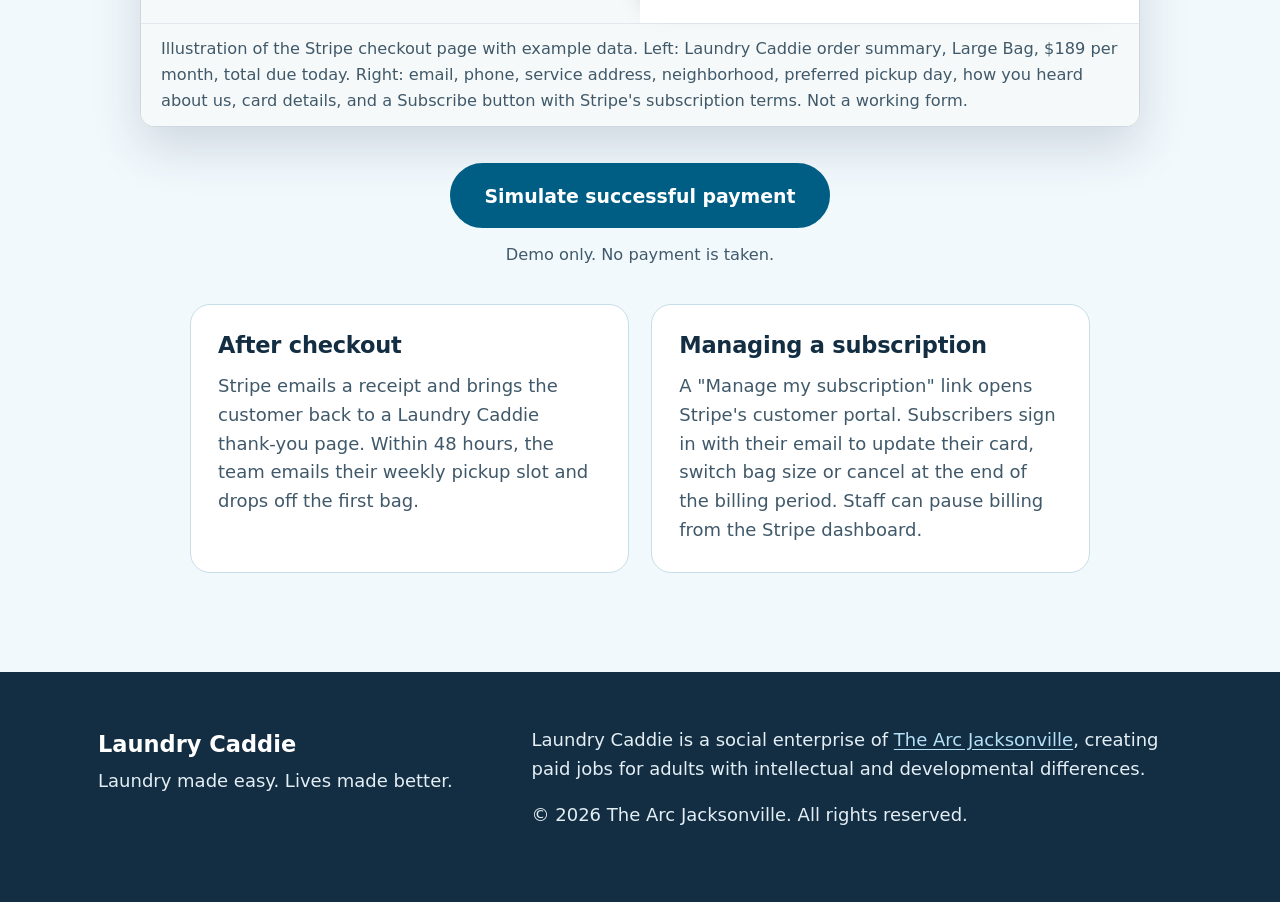
<file: checkout.html>
<!doctype html>
<html lang="en">
<head>
  <meta charset="utf-8">
  <meta name="viewport" content="width=device-width, initial-scale=1">
  <title>Checkout preview | Laundry Caddie</title>
  <meta name="robots" content="noindex">
  <meta name="description" content="Choose a Laundry Caddie weekly wash and fold subscription: Regular Bag $155/month or Large Bag $185/month, with free weekly pickup and delivery in Jacksonville, FL.">
  <meta name="theme-color" content="#005e85">
  <link rel="icon" href="assets/laundry-caddie-icon-32.png" sizes="32x32" type="image/png">
  <link rel="apple-touch-icon" href="assets/laundry-caddie-icon-180.png">
  <link rel="stylesheet" href="styles.css?v=laundry-caddie-branding">
</head>
<body>
  <a class="skip-link" href="#main">Skip to main content</a>

  <header class="site-header">
    <div class="container header-inner">
      <a class="brand" href="index.html" aria-label="Laundry Caddie home">
        <img src="assets/laundry-caddie-logo.webp" alt="" width="480" height="145">
      </a>
      <a class="btn btn-small btn-secondary header-back" href="subscribe.html" id="back-to-plan" aria-label="Back to plan choice"><span aria-hidden="true">←</span> Back</a>
    </div>
  </header>

  <!-- DEMO NOTE: remove this banner once real Stripe Payment Links are connected -->
  <p class="demo-banner" role="note"><strong>Demo only:</strong> this is an illustration of the Stripe checkout page, filled with example data. Nothing here can be typed into, and no payment is taken.</p>

  <main id="main" tabindex="-1">
    <!-- Preview of what the Stripe Payment Link will collect. This is a wireframe, not a form. -->
    <section class="section section-tint checkout-step" aria-labelledby="checkout-preview-title">
      <div class="container">
        <ol class="progress narrow-progress" aria-label="Sign-up steps">
          <li class="done"><span>✓</span>Choose your bag</li>
          <li class="current" aria-current="step"><span>2</span>Details &amp; payment</li>
          <li><span>3</span>We schedule your pickup</li>
        </ol>
        <p class="eyebrow center">Step 2 · Stripe checkout (illustration)</p>
        <h1 id="checkout-preview-title" class="center">Secure checkout</h1>
        <p class="section-intro center">At launch, "Continue to secure checkout" opens this page on Stripe's own website, with Laundry Caddie's logo and colors.</p>

        <figure class="sc-frame" aria-labelledby="sc-caption">
          <div class="sc-browser" aria-hidden="true">
            <span class="sc-dot"></span><span class="sc-dot"></span><span class="sc-dot"></span>
            <span class="sc-url"><svg viewBox="0 0 24 24" width="12" height="12"><rect x="5" y="10" width="14" height="10" rx="2" fill="currentColor"/><path d="M8 10V7a4 4 0 018 0v3" fill="none" stroke="currentColor" stroke-width="2.4"/></svg>checkout.stripe.com</span>
          </div>
          <div class="sc-page" aria-hidden="true">
            <div class="sc-summary">
              <div class="sc-merchant"><span class="sc-back">←</span><img src="assets/laundry-caddie-icon-180.png" alt="" width="28" height="28"><span>Laundry Caddie</span><span class="sc-test">TEST MODE</span></div>
              <p class="sc-sub wf-plan">Subscribe to <strong>Large Bag</strong></p>
              <p class="sc-big wf-price">$185.00 <span>per<br>month</span></p>
              <div class="sc-item">
                <img src="assets/laundry-caddie-icon-180.png" alt="" width="40" height="40">
                <div><p class="sc-item-name"><span class="sc-plan-name">Large Bag</span></p><p class="sc-muted">Weekly pickup &amp; delivery · Billed monthly</p></div>
                <p class="sc-amt"><span class="sc-amount">$185.00</span></p>
              </div>
              <div class="sc-row"><span>Subtotal</span><span class="sc-amount">$185.00</span></div>
              <div class="sc-row sc-muted"><span>Tax</span><span>$0.00</span></div>
              <div class="sc-row sc-total"><span>Total due today</span><span class="sc-amount">$185.00</span></div>
            </div>

            <div class="sc-form">
              <p class="sc-h">Contact information</p>
              <div class="sc-group">
                <div class="sc-field"><span class="sc-lbl">Email</span><span class="sc-val">jordan@example.com</span></div>
                <div class="sc-field"><span class="sc-lbl">Phone</span><span class="sc-val">(904) 555-0123</span></div>
              </div>

              <p class="sc-h">Service address</p>
              <div class="sc-group">
                <div class="sc-field"><span class="sc-val">Jordan Example</span></div>
                <div class="sc-field"><span class="sc-val">United States</span><span class="sc-caret">⌄</span></div>
                <div class="sc-field"><span class="sc-val">123 Example St</span></div>
                <div class="sc-field sc-split"><span class="sc-val">Jacksonville</span><span class="sc-val">FL</span><span class="sc-val">32207</span></div>
              </div>

              <p class="sc-h">Neighborhood</p>
              <div class="sc-group"><div class="sc-field"><span class="sc-val">Downtown, San Marco</span><span class="sc-caret">⌄</span></div></div>
              <p class="sc-h">Preferred pickup day</p>
              <div class="sc-group"><div class="sc-field"><span class="sc-val">Tuesday</span><span class="sc-caret">⌄</span></div></div>
              <p class="sc-h">How did you hear about us? <span class="sc-opt">(optional)</span></p>
              <div class="sc-group"><div class="sc-field"><span class="sc-val">Friend or family</span><span class="sc-caret">⌄</span></div></div>

              <p class="sc-h">Payment method</p>
              <div class="sc-group">
                <div class="sc-field sc-card"><span class="sc-val">4242 4242 4242 4242</span><span class="sc-brands"><i>VISA</i><i>MC</i><i>AMEX</i></span></div>
                <div class="sc-field sc-split2"><span class="sc-val">12 / 30</span><span class="sc-val">123</span></div>
                <div class="sc-field"><span class="sc-lbl">Cardholder name</span><span class="sc-val">Jordan Example</span></div>
              </div>

              <div class="sc-pay">Subscribe</div>
              <p class="sc-terms">By confirming your subscription, you allow Laundry Caddie to charge you for future payments in accordance with their terms. You can always cancel your subscription.</p>
              <p class="sc-powered">Powered by <b>stripe</b> &nbsp;|&nbsp; Terms &nbsp; Privacy</p>
            </div>
          </div>
          <figcaption id="sc-caption">Illustration of the Stripe checkout page with example data. Left: Laundry Caddie order summary, <span class="wf-cap-plan">Large Bag, $185</span> per month, total due today. Right: email, phone, service address, neighborhood, preferred pickup day, how you heard about us, card details, and a Subscribe button with Stripe's subscription terms. Not a working form.</figcaption>
        </figure>

        <div class="checkout-actions">
          <a class="btn btn-large" id="simulate-pay" href="thanks.html?plan=large">Simulate successful payment</a>
          <p class="fine-print center">Demo only. No payment is taken.</p>
        </div>

        <div class="after-grid">
          <div class="after-card">
            <h3>After checkout</h3>
            <p>Stripe emails a receipt and brings the customer back to a Laundry Caddie thank-you page. Within 48 hours, the team emails their weekly pickup slot and drops off the first bag.</p>
          </div>
          <div class="after-card">
            <h3>Managing a subscription</h3>
            <p>A "Manage my subscription" link opens Stripe's customer portal. Subscribers sign in with their email to update their card, switch bag size or cancel at the end of the billing period. Staff can pause billing from the Stripe dashboard.</p>
          </div>
        </div>
      </div>
    </section>
  </main>

  <footer class="site-footer">
    <div class="container footer-inner">
      <div>
        <p class="footer-brand">Laundry Caddie</p>
        <p>Laundry made easy. Lives made better.</p>
      </div>
      <div>
        <p>Laundry Caddie is a social enterprise of <a href="https://arcjacksonville.org/">The Arc Jacksonville</a>, creating paid jobs for adults with intellectual and developmental differences.</p>
        <p>&copy; <span id="year">2026</span> The Arc Jacksonville. All rights reserved.</p>
      </div>
    </div>
  </footer>

  <script src="script.js" defer></script>
</body>
</html>
</file>
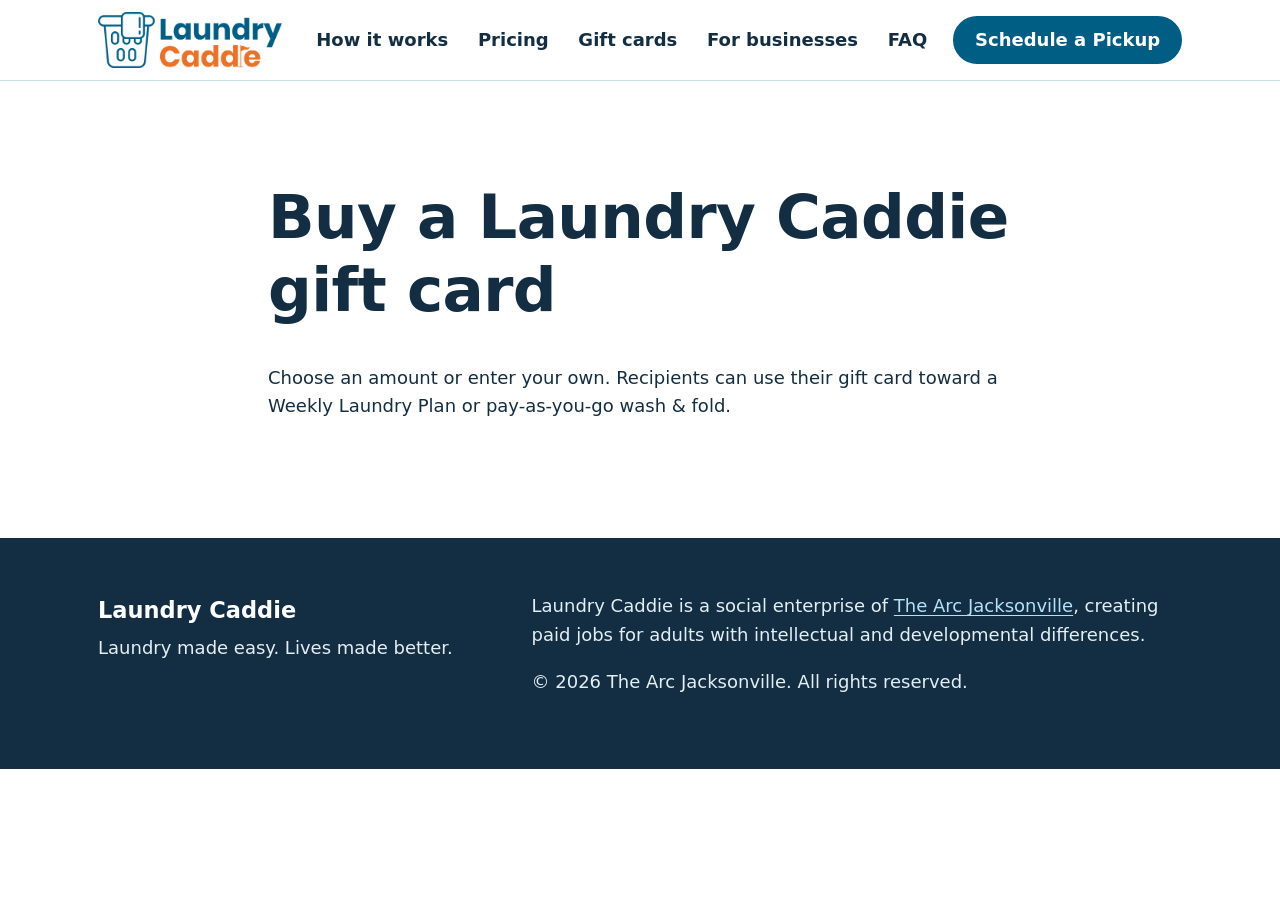
<file: gift-cards.html>
<!doctype html>
<html lang="en">
<head>
  <meta charset="utf-8">
  <meta name="viewport" content="width=device-width, initial-scale=1">
  <meta name="theme-color" content="#005e85">
  <title>Buy a Gift Card | Laundry Caddie</title>
  <link rel="stylesheet" href="styles.css?v=laundry-caddie-photos">
</head>
<body>
  <a class="skip-link" href="#main">Skip to main content</a>
  <header class="site-header">
    <div class="container header-inner">
      <a class="brand" href="./" aria-label="Laundry Caddie home">
        <img src="assets/laundry-caddie-logo.webp" alt="" width="480" height="145">
      </a>
      <button class="nav-toggle" type="button" aria-expanded="false" aria-controls="site-nav">
        <svg aria-hidden="true" width="24" height="24" viewBox="0 0 24 24"><path d="M3 6h18M3 12h18M3 18h18" stroke="currentColor" stroke-width="2.2" stroke-linecap="round"/></svg>
        <span class="nav-toggle-label">Menu</span>
      </button>
      <nav id="site-nav" class="site-nav" aria-label="Main">
        <ul>
          <li><a href="./#how-it-works">How it works</a></li>
          <li><a href="./#pricing">Pricing</a></li>
          <li><a href="gift-cards.html" aria-current="page">Gift cards</a></li>
          <li><a href="./#business">For businesses</a></li>
          <li><a href="./#faq">FAQ</a></li>
          <li><a class="btn btn-small" href="pickup.html">Schedule a Pickup</a></li>
        </ul>
      </nav>
    </div>
  </header>
  <main id="main" class="section">
    <div class="container narrow">
      <h1>Buy a Laundry Caddie gift card</h1>
      <p>Choose an amount or enter your own. Recipients can use their gift card toward a Weekly Laundry Plan or pay-as-you-go wash &amp; fold.</p>
      <div class="gift-up-target" data-site-id="49d12ee0-c10f-463c-a006-e7ac661eab04" data-platform="Other"></div>
      <p id="gift-help" hidden>Gift card checkout isn’t displaying. For help buying a gift card, email <a href="mailto:laundrycaddie@arcjacksonville.org">laundrycaddie@arcjacksonville.org</a>.</p>
      <noscript><p>Enable JavaScript to open gift card checkout.</p></noscript>
    </div>
  </main>
  <footer class="site-footer">
    <div class="container footer-inner">
      <div>
        <p class="footer-brand">Laundry Caddie</p>
        <p>Laundry made easy. Lives made better.</p>
      </div>
      <div>
        <p>Laundry Caddie is a social enterprise of <a href="https://arcjacksonville.org/">The Arc Jacksonville</a>, creating paid jobs for adults with intellectual and developmental differences.</p>
        <p>&copy; <span id="year">2026</span> The Arc Jacksonville. All rights reserved.</p>
      </div>
    </div>
  </footer>
  <script src="script.js?v=thursday-pickup" defer></script>
  <script>
    (function () {
      var target = document.querySelector(".gift-up-target");
      var help = document.getElementById("gift-help");
      var timeout = window.setTimeout(function () { help.hidden = Boolean(target.querySelector("iframe")); }, 6000);
      var observer = new MutationObserver(function () {
        if (!target.querySelector("iframe")) return;
        window.clearTimeout(timeout);
        help.hidden = true;
        observer.disconnect();
      });
      observer.observe(target, { childList: true, subtree: true });
    })();
    (function (g, i, f, t, u, p, s) {
      g[u] = g[u] || function () { (g[u].q = g[u].q || []).push(arguments); };
      p = i.createElement(f);
      p.async = 1;
      p.src = t;
      s = i.getElementsByTagName(f)[0];
      s.parentNode.insertBefore(p, s);
    })(window, document, "script", "https://cdn.yourgift.cards/dist/gift-up.js", "giftup");
  </script>
</body>
</html>
</file>
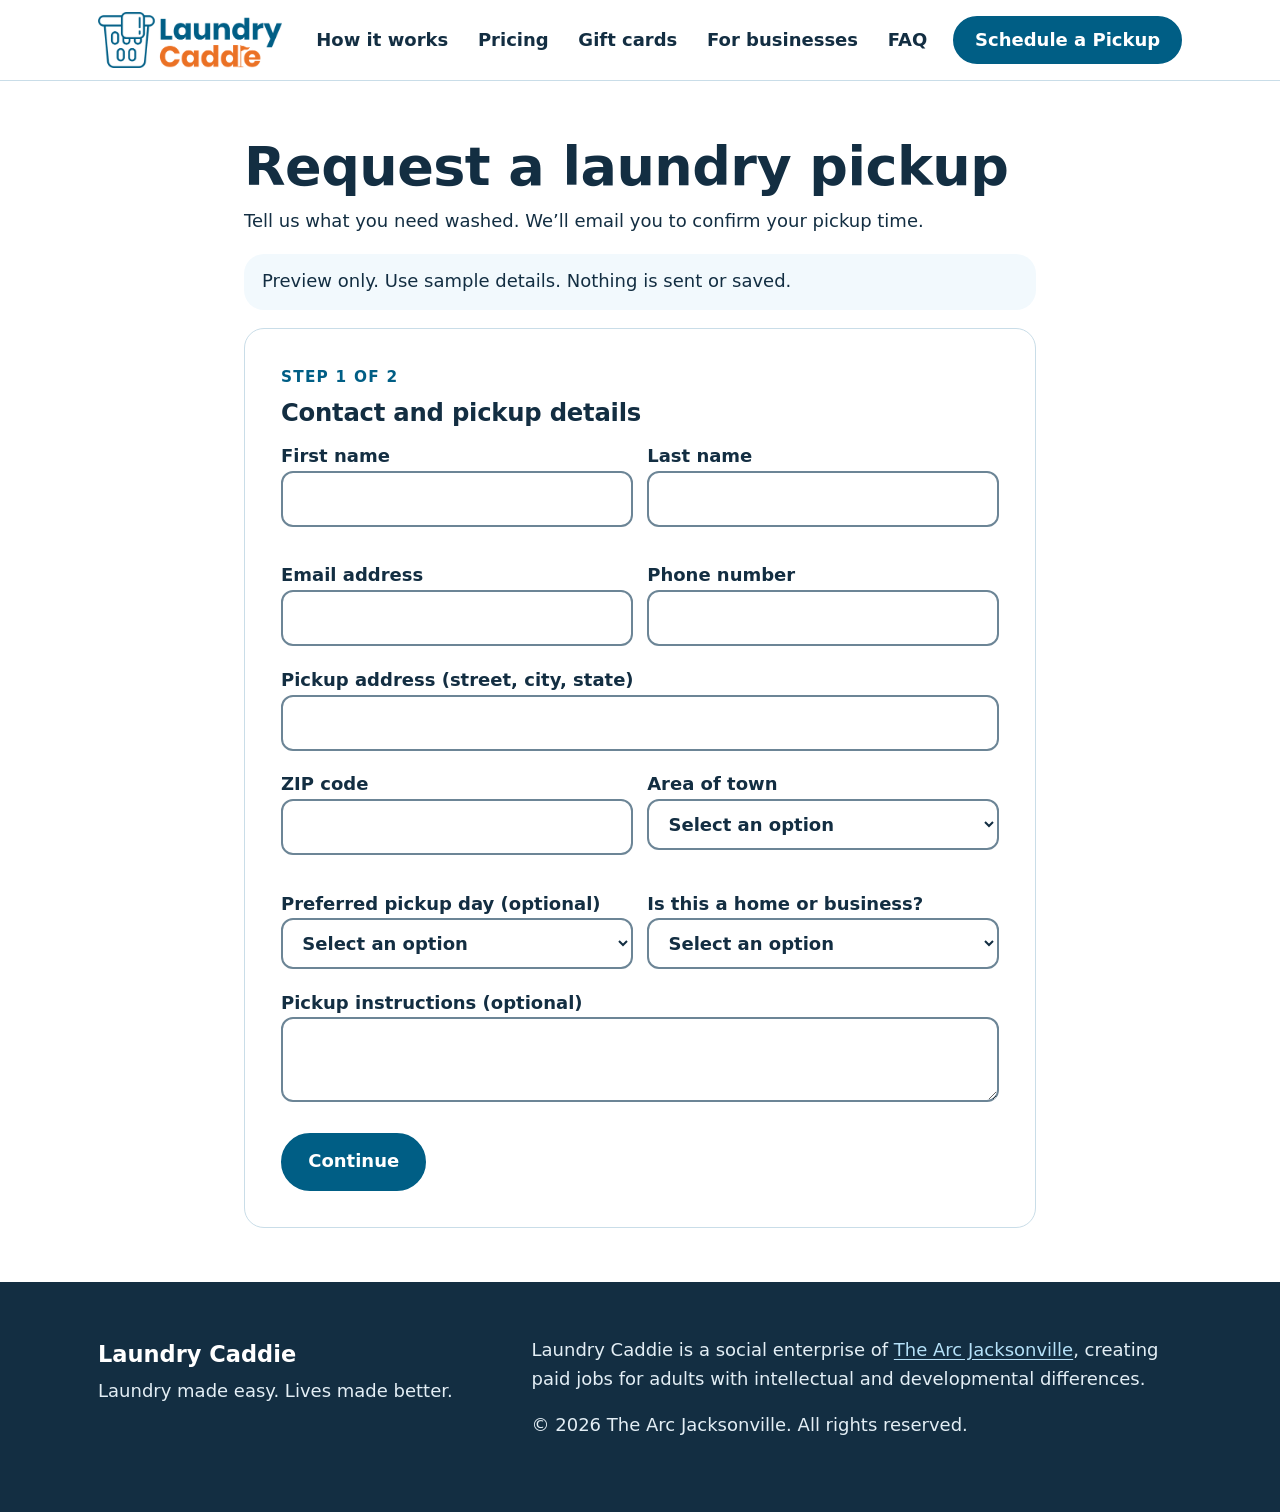
<file: pickup-preview.html>
<!doctype html>
<html lang="en">
<head>
  <meta charset="utf-8">
  <meta name="viewport" content="width=device-width, initial-scale=1">
  <meta name="robots" content="noindex">
  <meta name="theme-color" content="#005e85">
  <title>Request a Pickup | Laundry Caddie</title>
  <link rel="stylesheet" href="styles.css?v=laundry-caddie-photos">
  <style>
    .pickup-page { padding-block: clamp(1.5rem, 5vw, 3rem); }
    .pickup-content { max-width: 44rem; margin-inline: auto; }
    .pickup-content h1 { font-size: clamp(2rem, 5vw, 3rem); margin-bottom: .4rem; }
    .pickup-content h2 { font-size: 1.35rem; }
    .pickup-card { background: white; border: 1px solid var(--line); border-radius: var(--radius); padding: clamp(1rem, 4vw, 2rem); }
    .pickup-row { display: grid; gap: .8rem; }
    @media (min-width: 620px) { .pickup-row { grid-template-columns: repeat(2, minmax(0, 1fr)); } }
    .pickup-actions { display: flex; flex-wrap: wrap; gap: .75rem; align-items: center; margin-top: 1.2rem; }
    .pickup-consent { display: flex; gap: .55rem; align-items: baseline; margin-top: 1rem; }
    .pickup-confirmation { border-top: 4px solid #005e85; }
    .pickup-demo { background: var(--tint); border-radius: var(--radius); padding: .75rem 1rem; }
  </style>
</head>
<body>
  <a class="skip-link" href="#main">Skip to main content</a>
  <header class="site-header">
    <div class="container header-inner">
      <a class="brand" href="./" aria-label="Laundry Caddie home">
        <img src="assets/laundry-caddie-logo.webp" alt="" width="480" height="145">
      </a>
      <button class="nav-toggle" type="button" aria-expanded="false" aria-controls="site-nav">
        <svg aria-hidden="true" width="24" height="24" viewBox="0 0 24 24"><path d="M3 6h18M3 12h18M3 18h18" stroke="currentColor" stroke-width="2.2" stroke-linecap="round"/></svg>
        <span class="nav-toggle-label">Menu</span>
      </button>
      <nav id="site-nav" class="site-nav" aria-label="Main">
        <ul>
          <li><a href="./#how-it-works">How it works</a></li>
          <li><a href="./#pricing">Pricing</a></li>
          <li><a href="./#gift-cards">Gift cards</a></li>
          <li><a href="./#business">For businesses</a></li>
          <li><a href="./#faq">FAQ</a></li>
          <li><a class="btn btn-small" href="pickup-preview.html" aria-current="page">Schedule a Pickup</a></li>
        </ul>
      </nav>
    </div>
  </header>

  <main id="main" class="section pickup-page">
    <div class="container">
      <div class="pickup-content">
        <h1>Request a laundry pickup</h1>
        <p>Tell us what you need washed. We’ll email you to confirm your pickup time.</p>
        <p class="pickup-demo">Preview only. Use sample details. Nothing is sent or saved.</p>
        <form id="pickup-preview" class="pickup-card" autocomplete="off">
          <section id="pickup-details" aria-labelledby="pickup-details-title">
            <p class="eyebrow">Step 1 of 2</p>
            <h2 id="pickup-details-title" tabindex="-1">Contact and pickup details</h2>
            <div class="pickup-row">
              <label class="field">First name<input name="first" type="text"  required></label>
              <label class="field">Last name<input name="last" type="text"  required></label>
              <label class="field">Email address<input name="email" type="email"  required></label>
              <label class="field">Phone number<input name="phone" type="tel"  required></label>
            </div>
            <label class="field">Pickup address (street, city, state)<input name="address" type="text"  required></label>
            <div class="pickup-row">
              <label class="field">ZIP code<input name="zip" type="text" inputmode="numeric" pattern="[0-9]{5}" maxlength="5" title="Enter a five-digit ZIP code" required></label>
              <label class="field">Area of town<select name="area" required><option value="">Select an option</option><option>Downtown, San Marco</option><option>Miramar area</option><option>Riverside area</option><option>Southside</option><option>College campus</option><option>Other area</option></select></label>
              <label class="field">Preferred pickup day (optional)<select name="day" ><option value="">Select an option</option><option>Monday</option><option>Tuesday</option><option>Wednesday</option><option>Thursday</option><option>Friday (occasional availability)</option></select></label>
              <label class="field">Is this a home or business?<select name="type" required><option value="">Select an option</option><option>Home</option><option>Business</option></select></label>
            </div>
            <label class="field">Pickup instructions (optional)<textarea name="instructions" rows="2"></textarea></label>
            <div class="pickup-actions"><button class="btn" type="button" id="pickup-next">Continue</button></div>
          </section>
          <section id="pickup-service" aria-labelledby="pickup-service-title" hidden>
            <p class="eyebrow">Step 2 of 2</p>
            <h2 id="pickup-service-title" tabindex="-1">Service details and care standards</h2>
            <div id="pickup-home" hidden>
              <p>We wash clothes, sheets, and towels with fragrance-free, hypoallergenic detergent, a color-catcher sheet, and detergent booster. We dry on medium heat. Please keep delicates and specialty-care items at home.</p>
              <p>Empty pockets and pre-treat stubborn stains. Send your preferred detergent or hangers if needed. Leave out anything soiled with pee, poop, or puke.</p>
            </div>
            <div id="pickup-business" hidden>
              <label class="field">Business name<input name="business" type="text"  required></label>
              <label class="field">How often do you need service?<select name="frequency" required><option value="">Select an option</option><option>Occasional pickup</option><option>Request a quote for a large order or ongoing service</option></select></label>
              <label class="field">What do you need washed? (optional)<textarea name="linens" rows="2" placeholder="For example, towels, sheets, or table linens"></textarea></label>
              <p>We wash towels and linens for fitness studios, salons, cafés, and short-term rentals. Café linens must be free of grease and cooking oil. We don’t accept restaurant laundry.</p>
              <p>We use professional-grade detergent, nonbleach sanitizer, and oxygen bleach. Tell us if you need different products. Occasional commercial orders are $2 per pound up to 100 pounds per month. Request a quote for larger or ongoing orders.</p>
            </div>
            <label class="pickup-consent"><input type="checkbox" name="agreement" required> I have read and agree to the care standards.</label>
            <div class="pickup-actions">
              <button class="btn btn-secondary" type="button" id="pickup-back">Back</button>
              <button class="btn" type="submit">Send pickup request</button>
            </div>
          </section>
        </form>
        <section id="pickup-confirmation" class="pickup-card pickup-confirmation" aria-labelledby="pickup-confirmation-title" hidden>
          <h2 id="pickup-confirmation-title" tabindex="-1">We received your pickup request</h2>
          <p>We’ll email you to confirm your pickup time.</p>
          <p class="pickup-demo">Sample confirmation. This preview didn’t send or save a request or email.</p>
          <div class="pickup-actions"><button class="btn btn-secondary" type="button" id="pickup-restart">Try another request</button></div>
        </section>
      </div>
    </div>
  </main>

  <footer class="site-footer">
    <div class="container footer-inner">
      <div>
        <p class="footer-brand">Laundry Caddie</p>
        <p>Laundry made easy. Lives made better.</p>
      </div>
      <div>
        <p>Laundry Caddie is a social enterprise of <a href="https://arcjacksonville.org/">The Arc Jacksonville</a>, creating paid jobs for adults with intellectual and developmental differences.</p>
        <p>&copy; <span id="year">2026</span> The Arc Jacksonville. All rights reserved.</p>
      </div>
    </div>
  </footer>

  <script src="script.js?v=thursday-pickup" defer></script>
  <script>
    const form = document.getElementById("pickup-preview");
    const details = document.getElementById("pickup-details");
    const service = document.getElementById("pickup-service");
    const home = document.getElementById("pickup-home");
    const business = document.getElementById("pickup-business");
    const confirmation = document.getElementById("pickup-confirmation");
    function setStep(showService) {
      const commercial = form.elements.namedItem("type").value === "Business";
      details.hidden = showService;
      service.hidden = !showService;
      home.hidden = commercial;
      business.hidden = !commercial;
      for (const field of details.querySelectorAll("input, select, textarea")) field.disabled = showService;
      for (const field of business.querySelectorAll("input, select, textarea")) field.disabled = !showService || !commercial;
      form.elements.agreement.disabled = !showService;
      document.getElementById(showService ? "pickup-service-title" : "pickup-details-title").focus();
    }
    function continueToService() {
      if (!form.reportValidity()) return;
      form.elements.agreement.checked = false;
      setStep(true);
    }
    form.elements.agreement.disabled = true;
    for (const field of business.querySelectorAll("input, select, textarea")) field.disabled = true;
    document.getElementById("pickup-next").addEventListener("click", continueToService);
    document.getElementById("pickup-back").addEventListener("click", () => setStep(false));
    form.addEventListener("submit", (event) => {
      event.preventDefault();
      if (!details.hidden) {
        continueToService();
        return;
      }
      form.hidden = true;
      confirmation.hidden = false;
      document.getElementById("pickup-confirmation-title").focus();
    });
    document.getElementById("pickup-restart").addEventListener("click", () => {
      form.reset();
      confirmation.hidden = true;
      form.hidden = false;
      setStep(false);
    });
  </script>
</body>
</html>
</file>
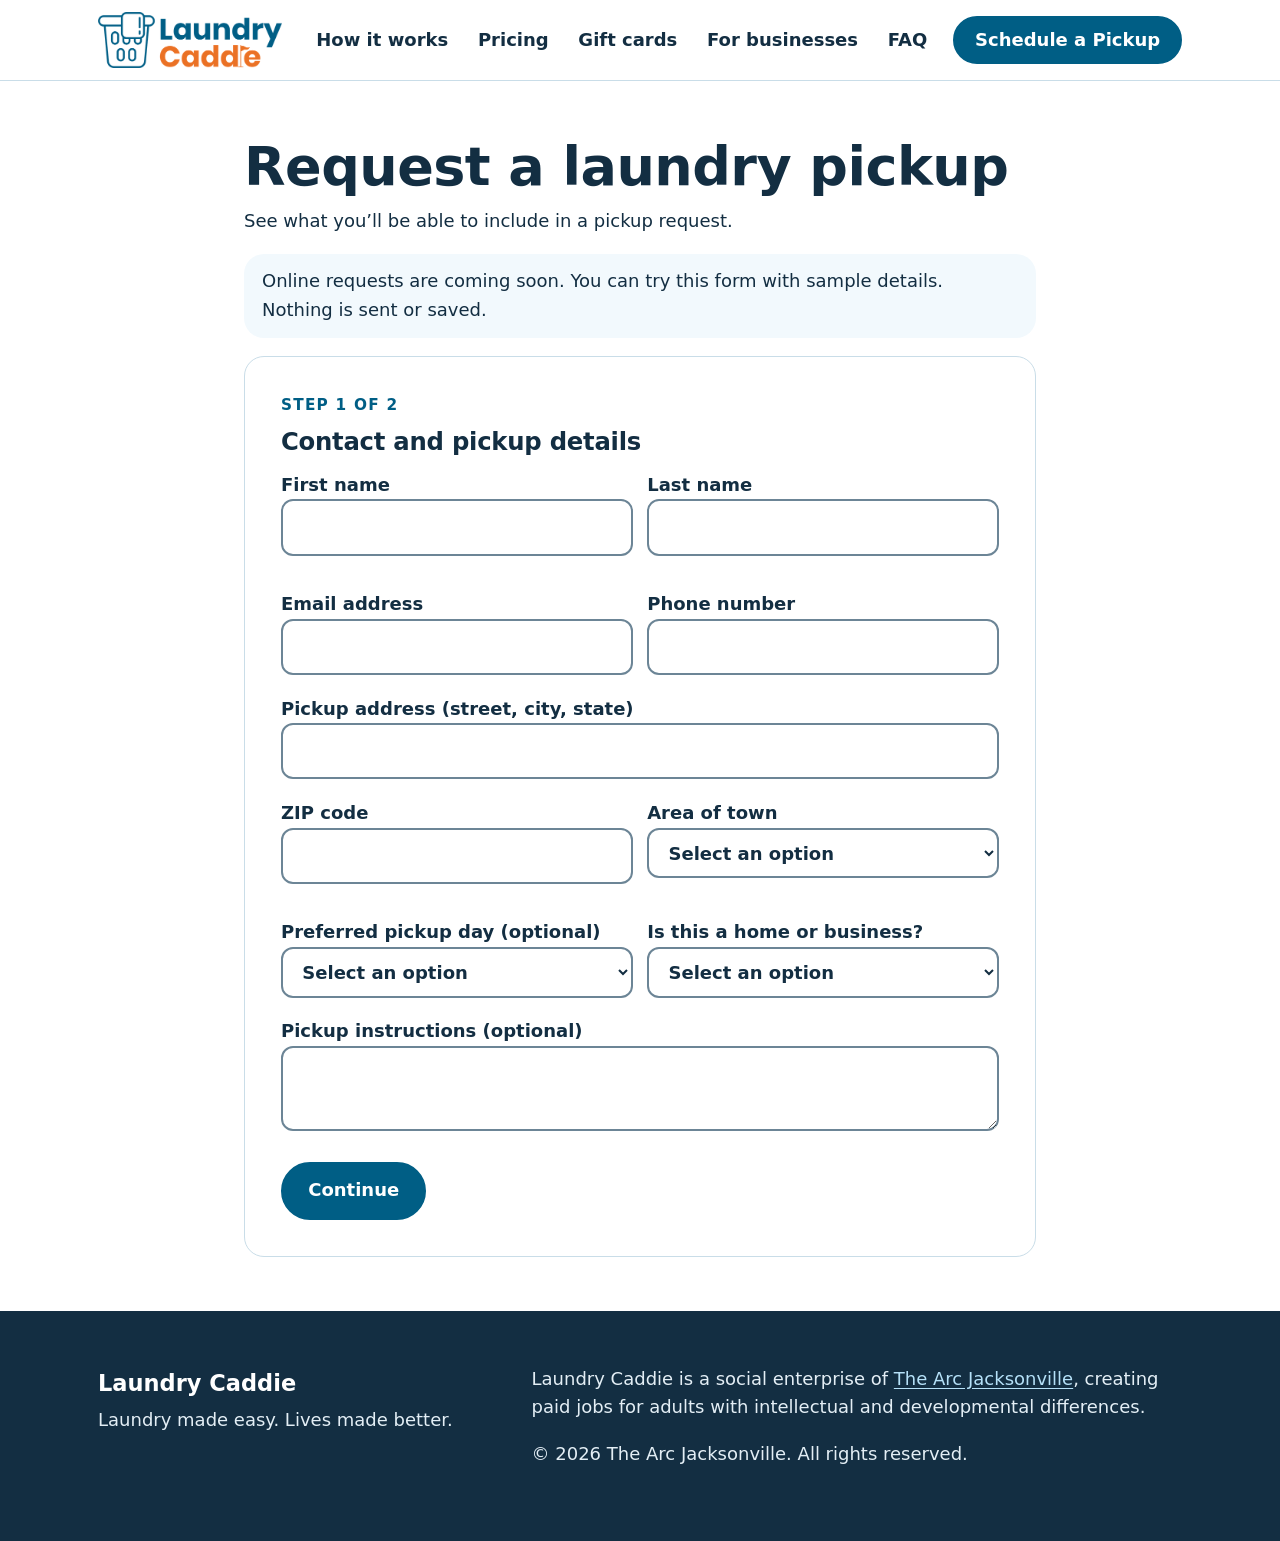
<file: pickup.html>
<!doctype html>
<html lang="en">
<head>
  <meta charset="utf-8">
  <meta name="viewport" content="width=device-width, initial-scale=1">
  <meta name="robots" content="noindex">
  <meta name="theme-color" content="#005e85">
  <title>Request a Pickup | Laundry Caddie</title>
  <link rel="stylesheet" href="styles.css?v=laundry-caddie-photos">
  <style>
    .pickup-page { padding-block: clamp(1.5rem, 5vw, 3rem); }
    .pickup-content { max-width: 44rem; margin-inline: auto; }
    .pickup-content h1 { font-size: clamp(2rem, 5vw, 3rem); margin-bottom: .4rem; }
    .pickup-content h2 { font-size: 1.35rem; }
    .pickup-card { background: white; border: 1px solid var(--line); border-radius: var(--radius); padding: clamp(1rem, 4vw, 2rem); }
    .pickup-row { display: grid; gap: .8rem; }
    @media (min-width: 620px) { .pickup-row { grid-template-columns: repeat(2, minmax(0, 1fr)); } }
    .pickup-actions { display: flex; flex-wrap: wrap; gap: .75rem; align-items: center; margin-top: 1.2rem; }
    .pickup-consent { display: flex; gap: .55rem; align-items: baseline; margin-top: 1rem; }
    .pickup-confirmation { border-top: 4px solid #005e85; }
    .pickup-demo { background: var(--tint); border-radius: var(--radius); padding: .75rem 1rem; }
  </style>
</head>
<body>
  <a class="skip-link" href="#main">Skip to main content</a>
  <header class="site-header">
    <div class="container header-inner">
      <a class="brand" href="./" aria-label="Laundry Caddie home">
        <img src="assets/laundry-caddie-logo.webp" alt="" width="480" height="145">
      </a>
      <button class="nav-toggle" type="button" aria-expanded="false" aria-controls="site-nav">
        <svg aria-hidden="true" width="24" height="24" viewBox="0 0 24 24"><path d="M3 6h18M3 12h18M3 18h18" stroke="currentColor" stroke-width="2.2" stroke-linecap="round"/></svg>
        <span class="nav-toggle-label">Menu</span>
      </button>
      <nav id="site-nav" class="site-nav" aria-label="Main">
        <ul>
          <li><a href="./#how-it-works">How it works</a></li>
          <li><a href="./#pricing">Pricing</a></li>
          <li><a href="./#gift-cards">Gift cards</a></li>
          <li><a href="./#business">For businesses</a></li>
          <li><a href="./#faq">FAQ</a></li>
          <li><a class="btn btn-small" href="pickup.html" aria-current="page">Schedule a Pickup</a></li>
        </ul>
      </nav>
    </div>
  </header>

  <main id="main" class="section pickup-page">
    <div class="container">
      <div class="pickup-content">
        <h1>Request a laundry pickup</h1>
        <p>See what you’ll be able to include in a pickup request.</p>
        <p class="pickup-demo">Online requests are coming soon. You can try this form with sample details. Nothing is sent or saved.</p>
        <form id="pickup-preview" class="pickup-card" autocomplete="off">
          <section id="pickup-details" aria-labelledby="pickup-details-title">
            <p class="eyebrow">Step 1 of 2</p>
            <h2 id="pickup-details-title" tabindex="-1">Contact and pickup details</h2>
            <div class="pickup-row">
              <label class="field">First name<input name="first" type="text"  required></label>
              <label class="field">Last name<input name="last" type="text"  required></label>
              <label class="field">Email address<input name="email" type="email"  required></label>
              <label class="field">Phone number<input name="phone" type="tel"  required></label>
            </div>
            <label class="field">Pickup address (street, city, state)<input name="address" type="text"  required></label>
            <div class="pickup-row">
              <label class="field">ZIP code<input name="zip" type="text" inputmode="numeric" pattern="[0-9]{5}" maxlength="5" title="Enter a five-digit ZIP code" required></label>
              <label class="field">Area of town<select name="area" required><option value="">Select an option</option><option>Downtown, San Marco</option><option>Miramar area</option><option>Riverside area</option><option>Southside</option><option>College campus</option><option>Other area</option></select></label>
              <label class="field">Preferred pickup day (optional)<select name="day" ><option value="">Select an option</option><option>Monday</option><option>Tuesday</option><option>Wednesday</option><option>Thursday</option><option>Friday (occasional availability)</option></select></label>
              <label class="field">Is this a home or business?<select name="type" required><option value="">Select an option</option><option>Home</option><option>Business</option></select></label>
            </div>
            <label class="field">Pickup instructions (optional)<textarea name="instructions" rows="2"></textarea></label>
            <div class="pickup-actions"><button class="btn" type="button" id="pickup-next">Continue</button></div>
          </section>
          <section id="pickup-service" aria-labelledby="pickup-service-title" hidden>
            <p class="eyebrow">Step 2 of 2</p>
            <h2 id="pickup-service-title" tabindex="-1">Service details and care standards</h2>
            <div id="pickup-home" hidden>
              <p>We wash clothes, sheets, and towels with fragrance-free, hypoallergenic detergent, a color-catcher sheet, and detergent booster. We dry on medium heat. Please keep delicates and specialty-care items at home.</p>
              <p>Empty pockets and pre-treat stubborn stains. Send your preferred detergent or hangers if needed. Leave out anything soiled with pee, poop, or puke.</p>
            </div>
            <div id="pickup-business" hidden>
              <label class="field">Business name<input name="business" type="text"  required></label>
              <label class="field">How often do you need service?<select name="frequency" required><option value="">Select an option</option><option>Occasional pickup</option><option>Request a quote for a large order or ongoing service</option></select></label>
              <label class="field">What do you need washed? (optional)<textarea name="linens" rows="2" placeholder="For example, towels, sheets, or table linens"></textarea></label>
              <p>We wash towels and linens for fitness studios, salons, cafés, and short-term rentals. Café linens must be free of grease and cooking oil. We don’t accept restaurant laundry.</p>
              <p>We use professional-grade detergent, nonbleach sanitizer, and oxygen bleach. Tell us if you need different products. Occasional commercial orders are $2 per pound up to 100 pounds per month. Request a quote for larger or ongoing orders.</p>
            </div>
            <label class="pickup-consent"><input type="checkbox" name="agreement" required> I have read and agree to the care standards.</label>
            <div class="pickup-actions">
              <button class="btn btn-secondary" type="button" id="pickup-back">Back</button>
              <button class="btn" type="submit" disabled>Preview confirmation</button>
            </div>
          </section>
        </form>
        <section id="pickup-confirmation" class="pickup-card pickup-confirmation" aria-labelledby="pickup-confirmation-title" hidden>
          <h2 id="pickup-confirmation-title" tabindex="-1">Pickup request preview complete</h2>
          <p class="pickup-demo">No request was sent or saved.</p>
          <div class="pickup-actions"><button class="btn btn-secondary" type="button" id="pickup-restart">Try another request</button></div>
        </section>
      </div>
    </div>
  </main>

  <footer class="site-footer">
    <div class="container footer-inner">
      <div>
        <p class="footer-brand">Laundry Caddie</p>
        <p>Laundry made easy. Lives made better.</p>
      </div>
      <div>
        <p>Laundry Caddie is a social enterprise of <a href="https://arcjacksonville.org/">The Arc Jacksonville</a>, creating paid jobs for adults with intellectual and developmental differences.</p>
        <p>&copy; <span id="year">2026</span> The Arc Jacksonville. All rights reserved.</p>
      </div>
    </div>
  </footer>

  <script src="script.js?v=thursday-pickup" defer></script>
  <script>
    const form = document.getElementById("pickup-preview");
    const details = document.getElementById("pickup-details");
    const service = document.getElementById("pickup-service");
    const home = document.getElementById("pickup-home");
    const business = document.getElementById("pickup-business");
    const confirmation = document.getElementById("pickup-confirmation");
    function setStep(showService) {
      const commercial = form.elements.namedItem("type").value === "Business";
      details.hidden = showService;
      service.hidden = !showService;
      home.hidden = commercial;
      business.hidden = !commercial;
      for (const field of details.querySelectorAll("input, select, textarea")) field.disabled = showService;
      for (const field of business.querySelectorAll("input, select, textarea")) field.disabled = !showService || !commercial;
      form.elements.agreement.disabled = !showService;
      document.getElementById(showService ? "pickup-service-title" : "pickup-details-title").focus();
    }
    function continueToService() {
      if (!form.reportValidity()) return;
      form.elements.agreement.checked = false;
      setStep(true);
    }
    form.elements.agreement.disabled = true;
    for (const field of business.querySelectorAll("input, select, textarea")) field.disabled = true;
    document.getElementById("pickup-next").addEventListener("click", continueToService);
    document.getElementById("pickup-back").addEventListener("click", () => setStep(false));
    form.querySelector('button[type="submit"]').disabled = false;
    form.addEventListener("submit", (event) => {
      event.preventDefault();
      if (!details.hidden) {
        continueToService();
        return;
      }
      form.hidden = true;
      confirmation.hidden = false;
      document.getElementById("pickup-confirmation-title").focus();
    });
    document.getElementById("pickup-restart").addEventListener("click", () => {
      form.reset();
      confirmation.hidden = true;
      form.hidden = false;
      setStep(false);
    });
  </script>
</body>
</html>
</file>
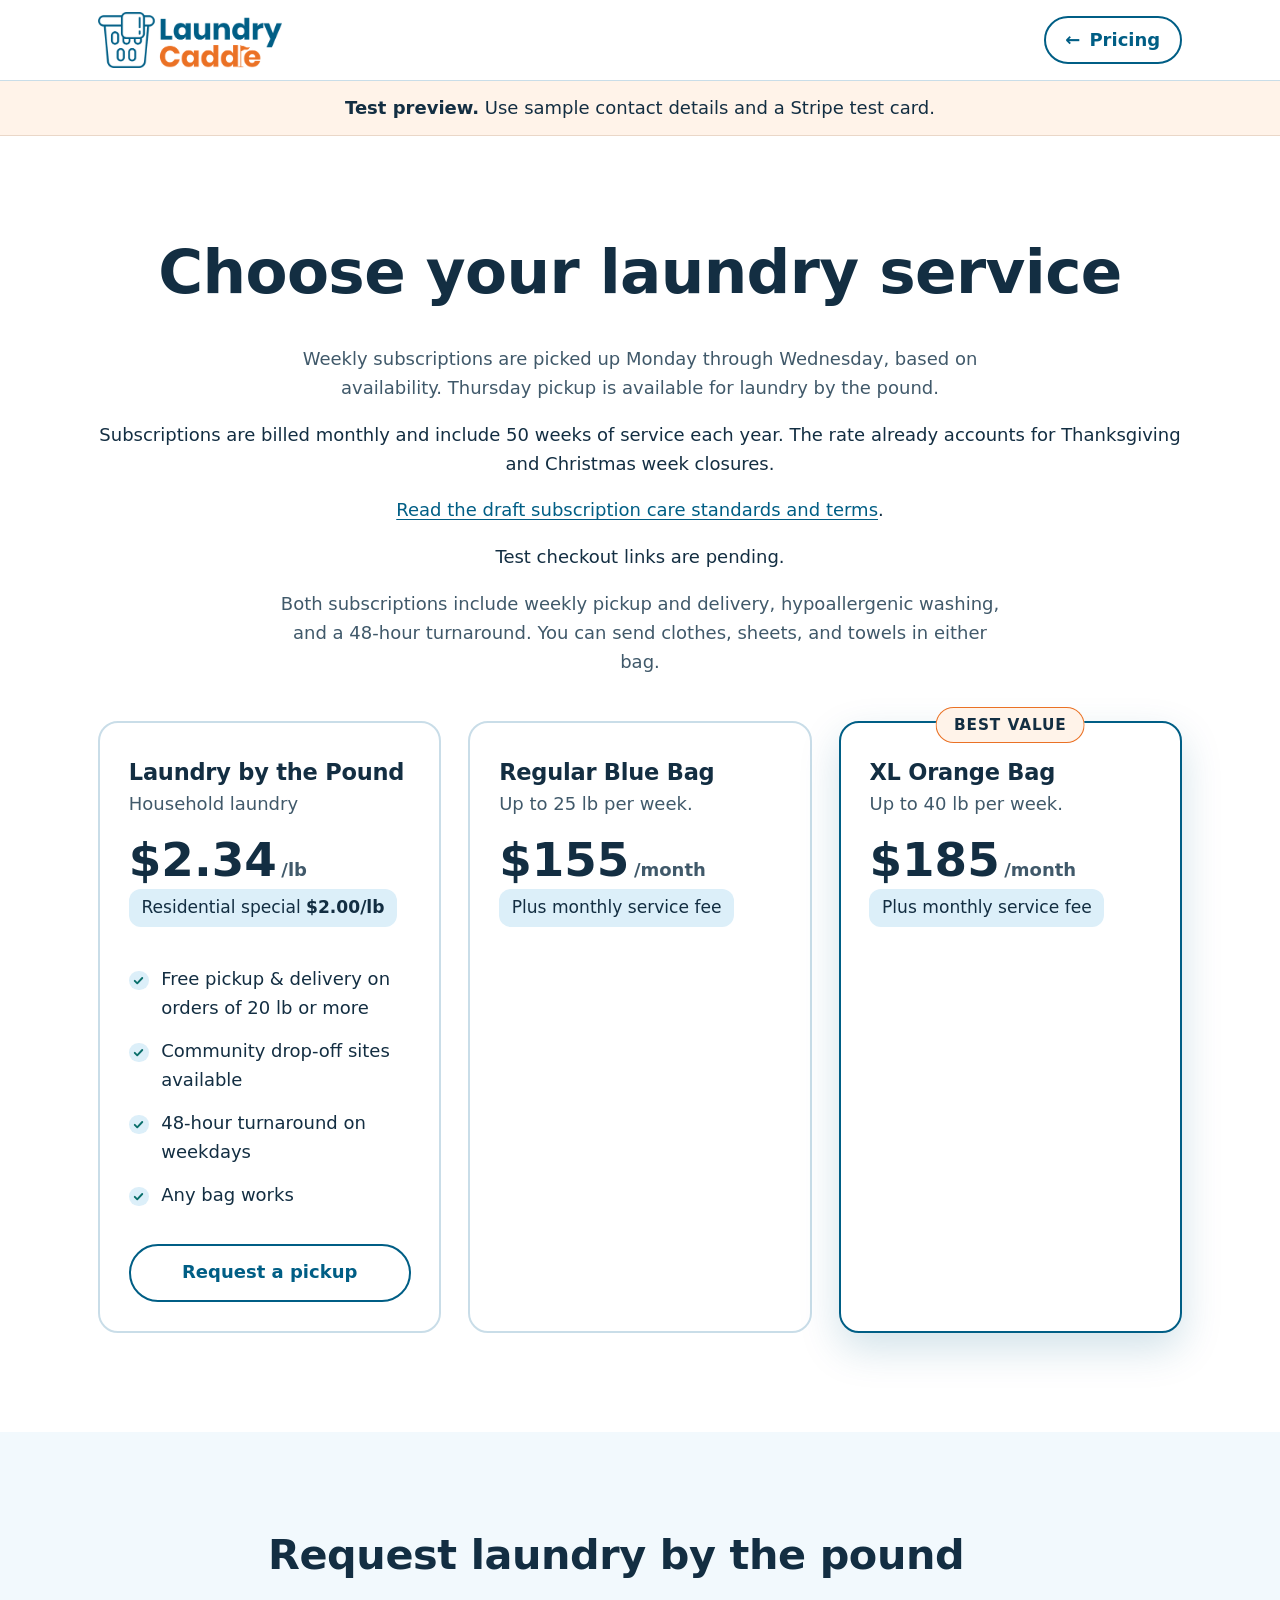
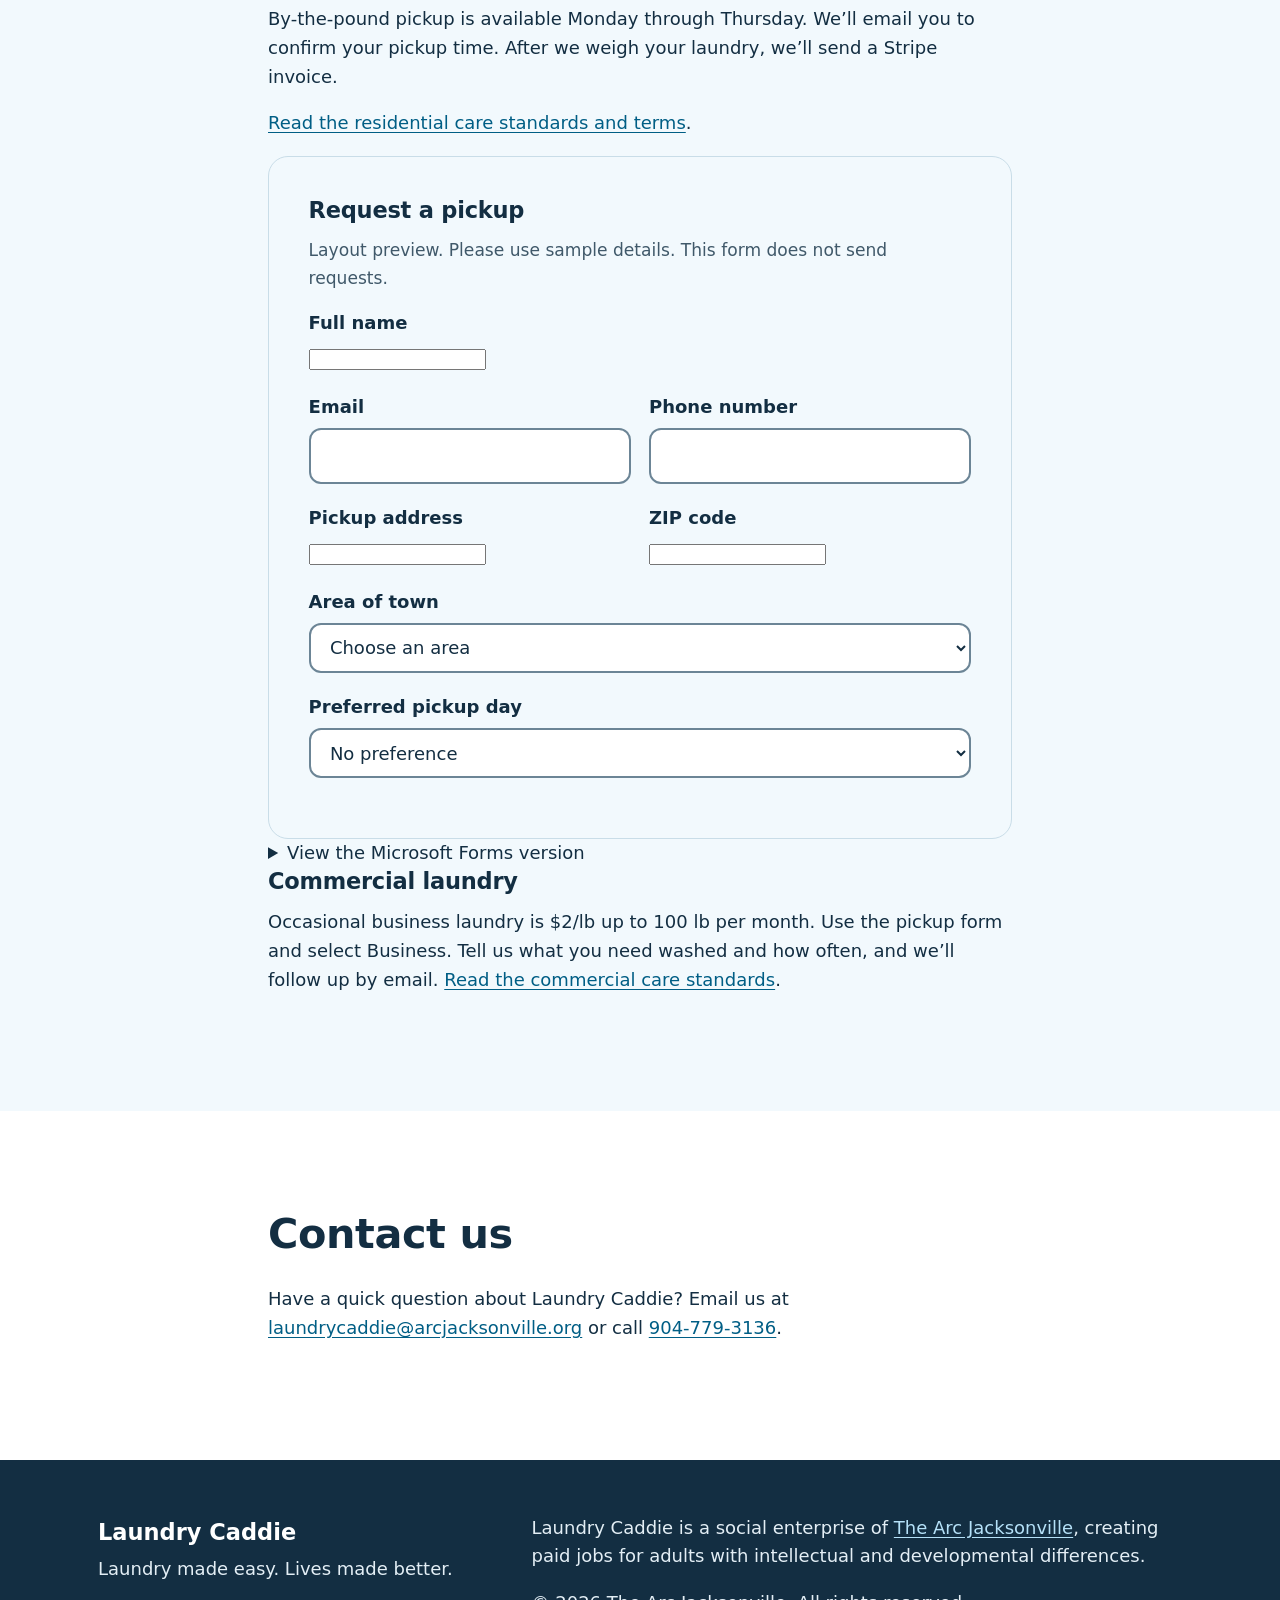
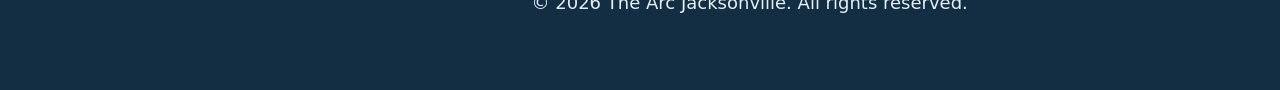
<file: signup-test.html>
<!doctype html>
<html lang="en">
<head>
  <meta charset="utf-8">
  <meta name="viewport" content="width=device-width, initial-scale=1">
  <title>Service signup test | Laundry Caddie</title>
  <meta name="robots" content="noindex">
  <meta name="theme-color" content="#005e85">
  <link rel="icon" href="assets/laundry-caddie-icon-32.png" sizes="32x32" type="image/png">
  <link rel="apple-touch-icon" href="assets/laundry-caddie-icon-180.png">
  <link rel="stylesheet" href="styles.css?v=laundry-caddie-branding">
</head>
<body>
  <a class="skip-link" href="#main">Skip to main content</a>

  <header class="site-header">
    <div class="container header-inner">
      <a class="brand" href="index.html" aria-label="Laundry Caddie home">
        <img src="assets/laundry-caddie-logo.webp" alt="" width="480" height="145">
      </a>
      <a class="btn btn-small btn-secondary header-back" href="index.html#pricing" aria-label="Back to pricing"><span aria-hidden="true">←</span> Pricing</a>
    </div>
  </header>

  <p class="demo-banner" role="note"><strong>Test preview.</strong> Use sample contact details and a Stripe test card.</p>

  <main id="main" tabindex="-1">
    <section class="section" aria-labelledby="signup-title">
      <div class="container">
        <h1 id="signup-title" class="center">Choose your laundry service</h1>
        <p class="section-intro center">Weekly subscriptions are picked up Monday through Wednesday, based on availability. Thursday pickup is available for laundry by the pound.</p>
        <p class="center">Subscriptions are billed monthly and include 50 weeks of service each year. The rate already accounts for Thanksgiving and Christmas week closures.</p>
        <p class="center"><a href="care-standards-draft.html#subscription">Read the draft subscription care standards and terms</a>.</p>
        <p id="stripe-status" class="center">Test checkout links are pending.</p>
        <p class="section-intro center">Both subscriptions include weekly pickup and delivery, hypoallergenic washing, and a 48-hour turnaround. You can send clothes, sheets, and towels in either bag.</p>
        <div class="pricing-grid">
          <article class="price-card" aria-labelledby="plan-payg">
            <h3 id="plan-payg">Laundry by the Pound</h3>
            <p class="plan-for">Household laundry</p>
            <p class="price"><span class="amount">$2.34</span><span class="per">/lb</span></p>
            <p class="price-note">Residential special <strong>$2.00/lb</strong></p>
            <ul class="features">
              <li>Free pickup &amp; delivery on orders of 20 lb or more</li>
              <li>Community drop-off sites available</li>
              <li>48-hour turnaround on weekdays</li>
              <li>Any bag works</li>
            </ul>
            <a class="btn btn-block btn-secondary" href="#by-the-pound">Request a pickup</a>
          </article>

          <article class="price-card" aria-labelledby="plan-regular">
            <h3 id="plan-regular">Regular Blue Bag</h3>
            <p class="plan-for">Up to 25 lb per week.</p>
            <p class="price"><span class="amount">$155</span><span class="per">/month</span></p>
            <p class="price-note">Plus monthly service fee</p>
            <a class="btn btn-block btn-secondary" id="regular-checkout" style="display:none" hidden>Choose Regular</a>
          </article>

          <article class="price-card featured" aria-labelledby="plan-large">
            <p class="badge">Best Value</p>
            <h3 id="plan-large">XL Orange Bag</h3>
            <p class="plan-for">Up to 40 lb per week.</p>
            <p class="price"><span class="amount">$185</span><span class="per">/month</span></p>
            <p class="price-note">Plus monthly service fee</p>
            <a class="btn btn-block" id="xl-checkout" style="display:none" hidden>Choose XL</a>
          </article>
        </div>
      </div>
    </section>

    <section id="by-the-pound" class="section section-tint" aria-labelledby="intake-title">
      <div class="container narrow">
        <h2 id="intake-title">Request laundry by the pound</h2>
        <p>By-the-pound pickup is available Monday through Thursday. We’ll email you to confirm your pickup time. After we weigh your laundry, we’ll send a Stripe invoice.</p>
        <p><a href="care-standards-draft.html#by-the-pound">Read the residential care standards and terms</a>.</p>
        <form class="booking-form" id="pickup-layout-preview" onsubmit="return false">
          <h3>Request a pickup</h3>
          <p class="form-hint">Layout preview. Please use sample details. This form does not send requests.</p>
          <div class="field"><label for="f-name">Full name</label><input id="f-name" name="name" autocomplete="name" required></div>
          <div class="field-row">
            <div class="field"><label for="f-email">Email</label><input id="f-email" name="email" type="email" autocomplete="email" required></div>
            <div class="field"><label for="f-phone">Phone number</label><input id="f-phone" name="phone" type="tel" autocomplete="tel" required></div>
          </div>
          <div class="field-row">
            <div class="field"><label for="f-address">Pickup address</label><input id="f-address" name="address" autocomplete="street-address" required></div>
            <div class="field"><label for="f-zip">ZIP code</label><input id="f-zip" name="zip" autocomplete="postal-code" inputmode="numeric" pattern="[0-9]{5}" required></div>
          </div>
          <div class="field"><label for="f-area">Area of town</label>
              <select id="f-area" name="neighborhood" required>
                <option value="">Choose an area</option>
                <option>Downtown, San Marco</option>
                <option value="Miramar / San Jose / Beauclerc">Miramar area</option>
                <option value="Riverside / Avondale / Ortega">Riverside area</option>
                <option>Southside</option>
                <option value="College campus">College campus</option>
                <option>Other area</option>
              </select>
          </div>
          <div class="field"><label for="pickup-day">Preferred pickup day</label>
            <select id="pickup-day" name="day"><option>No preference</option><option>Monday</option><option>Tuesday</option><option>Wednesday</option><option>Thursday</option></select>
          </div>
        </form>

        <details>
          <summary>View the Microsoft Forms version</summary>
        <p id="form-pending">The test inquiry form is pending.</p>
        <p><a id="form-link" hidden>Open the test inquiry form in Microsoft Forms</a></p>
        <iframe id="intake-form" title="Laundry by the pound test inquiry form" height="1100" style="width:100%; border:0" loading="lazy" hidden></iframe>
        </details>

        <h3>Commercial laundry</h3>
        <p>Occasional business laundry is $2/lb up to 100 lb per month. Use the pickup form and select Business. Tell us what you need washed and how often, and we’ll follow up by email. <a href="care-standards-draft.html#commercial">Read the commercial care standards</a>.</p>
      </div>
    </section>
    <section id="contact" class="section" aria-labelledby="contact-title">
      <div class="container narrow">
        <h2 id="contact-title">Contact us</h2>
        <p>Have a quick question about Laundry Caddie? Email us at <a href="mailto:laundrycaddie@arcjacksonville.org">laundrycaddie@arcjacksonville.org</a> or call <a href="tel:+19047793136">904-779-3136</a>.</p>
      </div>
    </section>
  </main>

  <footer class="site-footer">
    <div class="container footer-inner">
      <div>
        <p class="footer-brand">Laundry Caddie</p>
        <p>Laundry made easy. Lives made better.</p>
      </div>
      <div>
        <p>Laundry Caddie is a social enterprise of <a href="https://arcjacksonville.org/">The Arc Jacksonville</a>, creating paid jobs for adults with intellectual and developmental differences.</p>
        <p>&copy; <span id="year">2026</span> The Arc Jacksonville. All rights reserved.</p>
      </div>
    </div>
  </footer>

  <script src="script.js" defer></script>
  <script src="signup-test.js" defer></script>
</body>
</html>
</file>
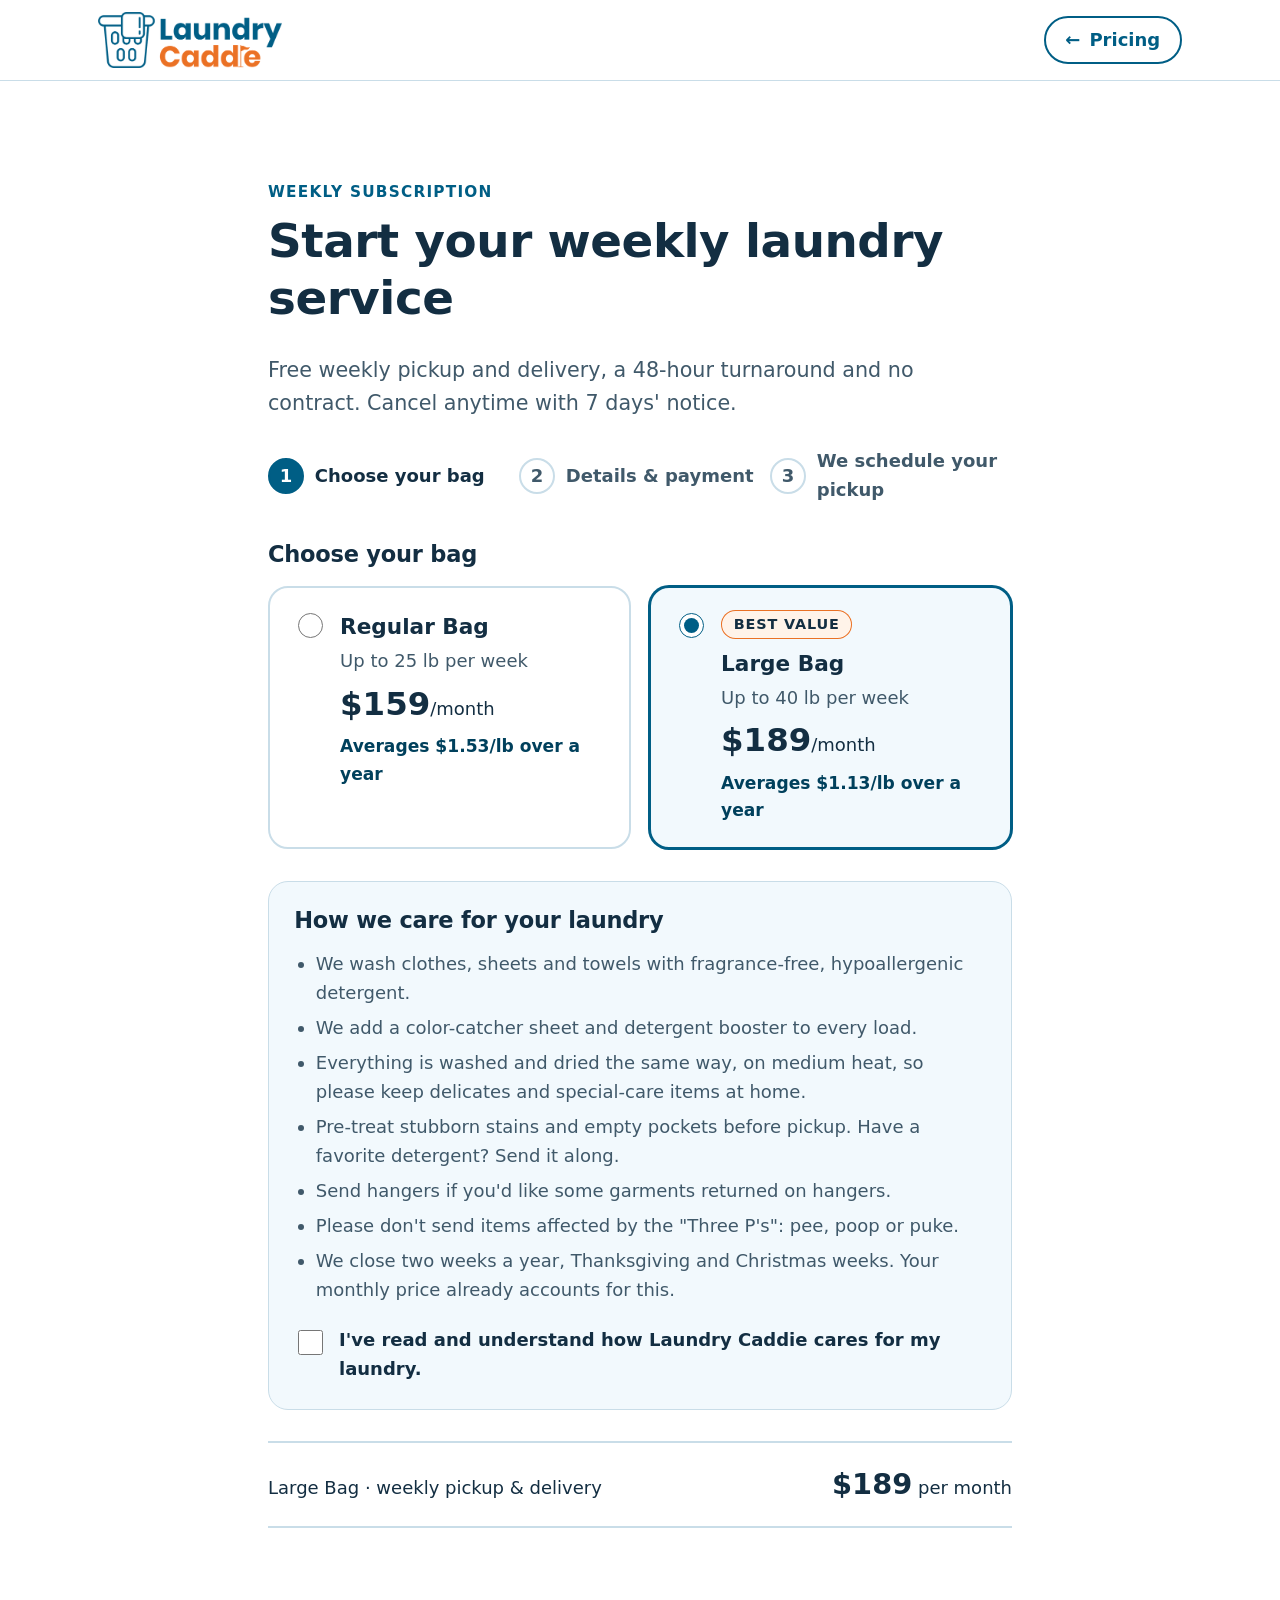
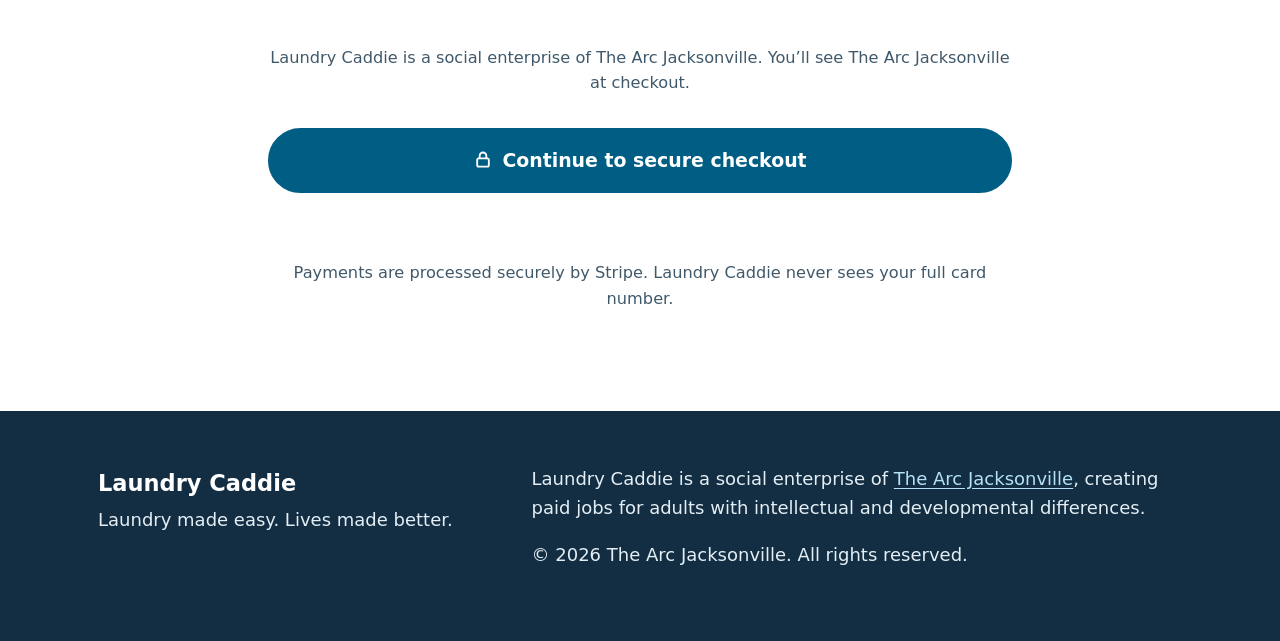
<file: subscribe.html>
<!doctype html>
<html lang="en">
<head>
  <meta charset="utf-8">
  <meta name="viewport" content="width=device-width, initial-scale=1">
  <title>Subscribe | Laundry Caddie</title>
  <meta name="description" content="Choose a Laundry Caddie weekly wash and fold subscription: Regular Bag $159/month or Large Bag $189/month, with free weekly pickup and delivery in Jacksonville, FL.">
  <meta name="theme-color" content="#005e85">
  <link rel="icon" href="assets/laundry-caddie-icon-32.png" sizes="32x32" type="image/png">
  <link rel="apple-touch-icon" href="assets/laundry-caddie-icon-180.png">
  <link rel="stylesheet" href="styles.css?v=laundry-caddie-branding">
</head>
<body>
  <a class="skip-link" href="#main">Skip to main content</a>

  <header class="site-header">
    <div class="container header-inner">
      <a class="brand" href="index.html" aria-label="Laundry Caddie home">
        <img src="assets/laundry-caddie-logo.webp" alt="" width="480" height="145">
      </a>
      <a class="btn btn-small btn-secondary header-back" href="index.html#pricing" aria-label="Back to pricing"><span aria-hidden="true">←</span> Pricing</a>
    </div>
  </header>


  <main id="main" tabindex="-1">
    <section class="section subscribe" aria-labelledby="sub-title">
      <div class="container narrow">
        <p class="eyebrow">Weekly subscription</p>
        <h1 id="sub-title">Start your weekly laundry service</h1>
        <p class="lead">Free weekly pickup and delivery, a 48-hour turnaround and no contract. Cancel anytime with 7 days' notice.</p>

        <ol class="progress" aria-label="Sign-up steps">
          <li class="current" aria-current="step"><span>1</span>Choose your bag</li>
          <li><span>2</span>Details &amp; payment</li>
          <li><span>3</span>We schedule your pickup</li>
        </ol>

        <form id="subscribe-form" class="subscribe-form">
          <fieldset class="plan-picker">
            <legend><h2 class="h3">Choose your bag</h2></legend>

            <label class="plan-option">
              <input type="radio" name="plan" value="regular">
              <span class="plan-body">
                <span class="plan-name">Regular Bag</span>
                <span class="plan-who">Up to 25 lb per week</span>
                <span class="plan-price"><strong>$159</strong>/month</span>
                <span class="plan-avg">Averages $1.53/lb over a year</span>
              </span>
            </label>

            <label class="plan-option">
              <input type="radio" name="plan" value="large" checked>
              <span class="plan-body">
                <span class="badge-inline">Best Value</span>
                <span class="plan-name">Large Bag</span>
                <span class="plan-who">Up to 40 lb per week</span>
                <span class="plan-price"><strong>$189</strong>/month</span>
                <span class="plan-avg">Averages $1.13/lb over a year</span>
              </span>
            </label>
          </fieldset>

          <div class="care">
            <h2 class="h3">How we care for your laundry</h2>
            <ul>
              <li>We wash clothes, sheets and towels with fragrance-free, hypoallergenic detergent.</li>
              <li>We add a color-catcher sheet and detergent booster to every load.</li>
              <li>Everything is washed and dried the same way, on medium heat, so please keep delicates and special-care items at home.</li>
              <li>Pre-treat stubborn stains and empty pockets before pickup. Have a favorite detergent? Send it along.</li>
              <li>Send hangers if you'd like some garments returned on hangers.</li>
              <li>Please don't send items affected by the "Three P's": pee, poop or puke.</li>
              <li>We close two weeks a year, Thanksgiving and Christmas weeks. Your monthly price already accounts for this.</li>
            </ul>
            <div class="check-field">
              <input id="care-ok" type="checkbox" name="care" value="yes" required>
              <label for="care-ok">I've read and understand how Laundry Caddie cares for my laundry.</label>
            </div>
          </div>

          <div class="summary" aria-live="polite">
            <p class="summary-line"><span id="sum-plan">Large Bag</span> · weekly pickup &amp; delivery</p>
            <p class="summary-total"><strong id="sum-price">$189</strong> per month</p>
          </div>

          <p class="form-status" id="sub-status" role="status" aria-live="polite"></p>
          <p class="fine-print center">Laundry Caddie is a social enterprise of The Arc Jacksonville. You’ll see The Arc Jacksonville at checkout.</p>
          <button class="btn btn-large btn-block" type="submit" disabled>
            <svg aria-hidden="true" width="20" height="20" viewBox="0 0 24 24"><rect x="5" y="10" width="14" height="10" rx="2" fill="none" stroke="currentColor" stroke-width="2.2"/><path d="M8 10V7a4 4 0 018 0v3" fill="none" stroke="currentColor" stroke-width="2.2"/></svg>
            Continue to secure checkout
          </button>
          <p class="fine-print center">Payments are processed securely by Stripe. Laundry Caddie never sees your full card number.</p>
        </form>
      </div>
    </section>

  </main>

  <footer class="site-footer">
    <div class="container footer-inner">
      <div>
        <p class="footer-brand">Laundry Caddie</p>
        <p>Laundry made easy. Lives made better.</p>
      </div>
      <div>
        <p>Laundry Caddie is a social enterprise of <a href="https://arcjacksonville.org/">The Arc Jacksonville</a>, creating paid jobs for adults with intellectual and developmental differences.</p>
        <p>&copy; <span id="year">2026</span> The Arc Jacksonville. All rights reserved.</p>
      </div>
    </div>
  </footer>

  <script src="script.js?v=stripe-subscriptions" defer></script>
</body>
</html>
</file>
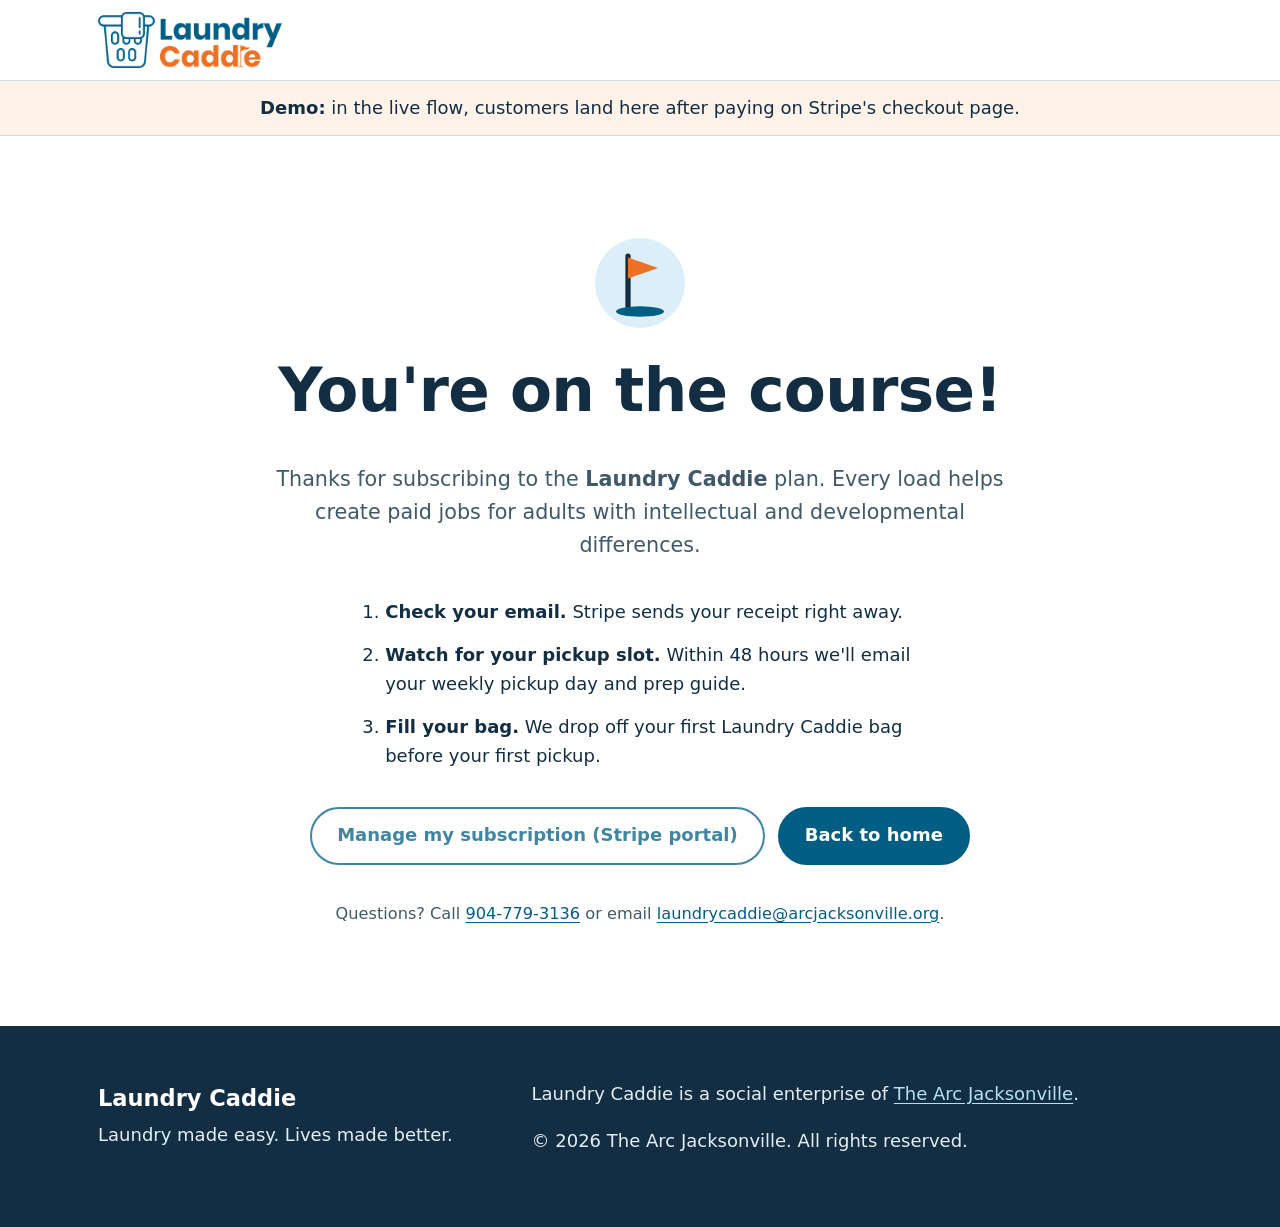
<file: thanks.html>
<!doctype html>
<html lang="en">
<head>
  <meta charset="utf-8">
  <meta name="viewport" content="width=device-width, initial-scale=1">
  <title>Welcome aboard | Laundry Caddie</title>
  <meta name="robots" content="noindex">
  <meta name="theme-color" content="#005e85">
  <link rel="icon" href="assets/laundry-caddie-icon-32.png" sizes="32x32" type="image/png">
  <link rel="stylesheet" href="styles.css?v=laundry-caddie-branding">
</head>
<body>
  <a class="skip-link" href="#main">Skip to main content</a>

  <header class="site-header">
    <div class="container header-inner">
      <a class="brand" href="index.html" aria-label="Laundry Caddie home">
        <img src="assets/laundry-caddie-logo.webp" alt="" width="480" height="145">
      </a>
    </div>
  </header>

  <!-- DEMO NOTE: remove this banner once real Stripe Payment Links are connected -->
  <p class="demo-banner" role="note"><strong>Demo:</strong> in the live flow, customers land here after paying on Stripe's checkout page.</p>

  <main id="main" tabindex="-1">
    <section class="section" aria-labelledby="thanks-title">
      <div class="container narrow center">
        <svg class="thanks-icon" aria-hidden="true" viewBox="0 0 64 64"><circle cx="32" cy="32" r="30" fill="#dceff9"/><path d="M24 50V14" stroke="#132e42" stroke-width="3.5" stroke-linecap="round"/><path d="M24 15l20 7-20 7z" fill="#ea7125"/><ellipse cx="32" cy="51" rx="16" ry="3.5" fill="#005e85"/></svg>
        <h1 id="thanks-title">You're on the course!</h1>
        <p class="lead" style="margin-inline:auto">Thanks for subscribing to the <strong id="thanks-plan">Laundry Caddie</strong> plan. Every load helps create paid jobs for adults with intellectual and developmental differences.</p>

        <ol class="next-steps">
          <li><strong>Check your email.</strong> Stripe sends your receipt right away.</li>
          <li><strong>Watch for your pickup slot.</strong> Within 48 hours we'll email your weekly pickup day and prep guide.</li>
          <li><strong>Fill your bag.</strong> We drop off your first Laundry Caddie bag before your first pickup.</li>
        </ol>

        <div class="hero-actions" style="justify-content:center">
          <!-- TODO: link to the Stripe customer portal login URL -->
          <a class="btn btn-secondary" href="#" aria-disabled="true" onclick="return false">Manage my subscription (Stripe portal)</a>
          <a class="btn" href="index.html">Back to home</a>
        </div>
        <p class="fine-print">Questions? Call <a href="tel:+19047793136">904-779-3136</a> or email <a href="mailto:laundrycaddie@arcjacksonville.org">laundrycaddie@arcjacksonville.org</a>.</p>
      </div>
    </section>
  </main>

  <footer class="site-footer">
    <div class="container footer-inner">
      <div>
        <p class="footer-brand">Laundry Caddie</p>
        <p>Laundry made easy. Lives made better.</p>
      </div>
      <div>
        <p>Laundry Caddie is a social enterprise of <a href="https://arcjacksonville.org/">The Arc Jacksonville</a>.</p>
        <p>&copy; <span id="year">2026</span> The Arc Jacksonville. All rights reserved.</p>
      </div>
    </div>
  </footer>

  <script src="script.js" defer></script>
</body>
</html>
</file>
<file: styles.css>
/* ==========================================================
   Laundry Caddie
   The blue and orange come from the logo. Use orange for
   accents and use dark text on light backgrounds.
   ========================================================== */
:root {
  --primary: #005e85;
  --primary-dark: #00405c;
  --primary-soft: #dceff9;
  --accent: #ea7125;
  --accent-soft: #fff3e9;
  --ink: #132e42;
  --muted: #40596a;
  --tint: #f2f9fd;
  --white: #ffffff;
  --line: #c9dde8;
  --focus: #004aad;
  --radius: 20px;
  --radius-sm: 12px;
  --shadow: 0 10px 30px rgba(19, 46, 66, 0.08);
  --header-h: 80px;
}

*, *::before, *::after { box-sizing: border-box; }

html {
  font-size: 112.5%; /* 18px base */
  scroll-behavior: smooth;
  scroll-padding-top: calc(var(--header-h) + 12px);
  -webkit-text-size-adjust: 100%;
}
@media (prefers-reduced-motion: reduce) {
  html { scroll-behavior: auto; }
  *, *::before, *::after { transition: none !important; animation: none !important; }
}

body {
  margin: 0;
  background: var(--white);
  color: var(--ink);
  font-family: system-ui, -apple-system, "Segoe UI", Roboto, "Helvetica Neue", Arial, sans-serif;
  line-height: 1.6;
}

img, svg { max-width: 100%; display: block; }

h1, h2, h3 { line-height: 1.2; margin: 0 0 0.6em; letter-spacing: -0.01em; }
h1 { font-size: clamp(2.1rem, 6vw, 3.4rem); }
h2 { font-size: clamp(1.6rem, 4vw, 2.3rem); }
h3 { font-size: 1.25rem; }
p { margin: 0 0 1em; }

a { color: var(--primary); text-underline-offset: 0.18em; overflow-wrap: anywhere; }
a:hover { color: var(--primary-dark); }

:focus-visible {
  outline: 3px solid var(--focus);
  outline-offset: 3px;
  border-radius: 6px;
}

.visually-hidden {
  position: absolute !important; width: 1px; height: 1px; padding: 0; margin: -1px;
  overflow: hidden; clip: rect(0 0 0 0); white-space: nowrap; border: 0;
}

.skip-link {
  position: absolute; left: 16px; top: -100px; z-index: 100;
  background: var(--ink); color: var(--white);
  padding: 12px 18px; border-radius: var(--radius-sm); font-weight: 700;
}
.skip-link:focus { top: 12px; color: var(--white); }

main:focus { outline: none; }

.container { width: 100%; max-width: 1140px; margin: 0 auto; padding: 0 16px; }
.container.narrow { max-width: 800px; }
@media (min-width: 640px) { .container { padding: 0 28px; } }

.center { text-align: center; }
.eyebrow {
  font-size: 0.85rem; font-weight: 700; letter-spacing: 0.08em; text-transform: uppercase;
  color: var(--primary); margin-bottom: 0.5rem;
}
.accent-text { color: var(--primary); }
.lead { font-size: 1.15rem; color: var(--muted); max-width: 36em; }
.section-intro { color: var(--muted); max-width: 40em; margin-left: auto; margin-right: auto; }
.fine-print { font-size: 0.9rem; color: var(--muted); max-width: 46em; margin: 2rem auto 0; }

/* ---------- Buttons ---------- */
.btn {
  display: inline-flex; align-items: center; justify-content: center; gap: 0.5rem;
  min-height: 48px; padding: 0.7rem 1.4rem;
  background: var(--primary); color: var(--white);
  border: 2px solid var(--primary); border-radius: 999px;
  font: inherit; font-weight: 700; text-decoration: none; cursor: pointer;
  transition: background 0.15s, transform 0.15s;
}
.btn:hover { background: var(--primary-dark); border-color: var(--primary-dark); color: var(--white); transform: translateY(-1px); }
.btn-secondary { background: var(--white); color: var(--primary); }
.btn-secondary:hover { background: var(--primary-soft); color: var(--primary-dark); }
.btn-large { min-height: 56px; padding: 0.85rem 1.8rem; font-size: 1.05rem; }
.btn-small { min-height: 44px; padding: 0.45rem 1.1rem; }
.btn-block { width: 100%; }

/* ---------- Header ---------- */
.site-header {
  position: sticky; top: 0; z-index: 50;
  background: rgba(255, 255, 255, 0.96);
  border-bottom: 1px solid var(--line);
  backdrop-filter: saturate(1.4) blur(8px);
}
.header-inner { display: flex; align-items: center; justify-content: space-between; min-height: var(--header-h); gap: 1rem; }
.brand { display: block; flex: 0 1 184px; min-width: 0; }
.brand img { display: block; width: 100%; height: auto; }

.nav-toggle {
  display: inline-flex; align-items: center; gap: 0.4rem;
  min-height: 44px; padding: 0.4rem 0.9rem;
  background: var(--white); color: var(--ink);
  border: 2px solid var(--line); border-radius: 999px; font: inherit; font-weight: 700; cursor: pointer;
}
.nav-toggle { flex: none; }
.nav-toggle svg { width: 22px; height: 22px; flex: none; }
@media (max-width: 379px) {
  .header-inner { gap: 0.5rem; }
  .nav-toggle { padding: 0.4rem 0.7rem; }
  .nav-toggle-label { position: absolute; width: 1px; height: 1px; overflow: hidden; clip: rect(0 0 0 0); white-space: nowrap; }
}

.site-nav { display: none; }
.site-nav.open {
  display: block; position: absolute; left: 0; right: 0; top: 100%;
  background: var(--white); border-bottom: 1px solid var(--line); box-shadow: var(--shadow);
}
.site-nav ul { list-style: none; margin: 0; padding: 0.5rem 16px 1rem; }
.site-nav li a:not(.btn) {
  display: block; padding: 0.75rem 0.25rem; color: var(--ink); text-decoration: none; font-weight: 600;
  border-bottom: 1px solid var(--tint);
}
.site-nav li a:not(.btn):hover { color: var(--primary); }
.site-nav .btn { margin-top: 0.75rem; width: 100%; }

@media (min-width: 960px) {
  .nav-toggle { display: none; }
  .site-nav, .site-nav.open { display: block; position: static; box-shadow: none; border: 0; background: none; }
  .site-nav ul { display: flex; align-items: center; gap: 0.25rem; padding: 0; }
  .site-nav li a:not(.btn) { border: 0; padding: 0.5rem 0.7rem; border-radius: 999px; }
  .site-nav li a:not(.btn):hover { background: var(--tint); }
  .site-nav .btn { margin: 0 0 0 0.5rem; width: auto; }
}

/* ---------- Hero ---------- */
.hero { background: linear-gradient(180deg, var(--tint) 0%, var(--white) 100%); padding: 2rem 0 2.5rem; overflow: hidden; }
.hero-inner { display: grid; gap: 1.25rem; align-items: center; }
.hero-actions { display: flex; flex-wrap: wrap; gap: 0.7rem; margin: 1.25rem 0; }
.hero-actions .btn { flex: 1 1 220px; }
.hero-points { list-style: none; padding: 0; margin: 0; display: flex; flex-wrap: wrap; gap: 0.5rem 1.4rem; color: var(--muted); font-weight: 600; }
.hero-points li { display: inline-flex; align-items: center; gap: 0.4rem; }
.hero-points svg { width: 22px; height: 22px; color: var(--primary); }
@media (min-width: 900px) {
  .hero { padding: 5rem 0 5.5rem; }
  .hero-inner { grid-template-columns: 1.15fr 0.85fr; gap: 3rem; }
  .hero-actions .btn { flex: 0 0 auto; }
}

/* ---------- Sections ---------- */
.section { padding: 4rem 0; }
.section-tint { background: var(--tint); }
@media (min-width: 900px) { .section { padding: 5.5rem 0; } }

/* ---------- Steps ---------- */
.steps { list-style: none; padding: 0; margin: 2.5rem 0 0; display: grid; gap: 1.25rem; counter-reset: none; }
.step {
  background: var(--white); border-radius: var(--radius); padding: 1.8rem 1.6rem;
  border: 1px solid var(--line);
}
.step-hole {
  display: inline-block; background: var(--accent-soft); color: var(--ink);
  font-weight: 800; font-size: 0.85rem; letter-spacing: 0.05em; text-transform: uppercase;
  padding: 0.25rem 0.8rem; border-radius: 999px; margin-bottom: 1rem;
}
.step-icon { width: 52px; height: 52px; color: var(--primary); margin-bottom: 0.9rem; }
.step p { color: var(--muted); margin: 0; }
@media (min-width: 760px) { .steps { grid-template-columns: repeat(3, 1fr); } }

/* ---------- Pricing ---------- */
.pricing-grid { display: grid; gap: 1.5rem; margin-top: 2.5rem; align-items: stretch; }
.price-card {
  position: relative; display: flex; flex-direction: column;
  background: var(--white); border: 2px solid var(--line); border-radius: var(--radius);
  padding: 2rem 1.6rem 1.6rem;
}
.price-card.featured { border-color: var(--primary); box-shadow: 0 16px 40px rgba(0, 94, 133, 0.18); }
.badge {
  position: absolute; top: -16px; left: 50%; transform: translateX(-50%);
  background: var(--accent-soft); color: var(--ink); box-shadow: inset 0 0 0 1px var(--accent); font-weight: 800; font-size: 0.85rem;
  letter-spacing: 0.06em; text-transform: uppercase; padding: 0.3rem 1rem; border-radius: 999px; margin: 0; white-space: nowrap;
}
.price-card h3 { margin-bottom: 0.2rem; }
.plan-for { color: var(--muted); margin-bottom: 1rem; }
.price { display: flex; align-items: baseline; gap: 0.25rem; margin: 0 0 0.25rem; }
.price .amount { font-size: 2.6rem; font-weight: 800; line-height: 1; color: var(--ink); }
.price .per { color: var(--muted); font-weight: 600; }
.price-note {
  display: inline-block; align-self: flex-start; background: var(--primary-soft); color: var(--ink);
  border-radius: var(--radius-sm); padding: 0.3rem 0.7rem; font-size: 0.95rem;
}
.features { list-style: none; padding: 0; margin: 0.75rem 0 1.5rem; flex: 1; }
.features li { position: relative; padding: 0.4rem 0 0.4rem 1.8rem; }
.features li::before {
  content: ""; position: absolute; left: 0; top: 0.72rem; width: 1.1rem; height: 1.1rem; border-radius: 50%;
  background: var(--primary-soft) url("data:image/svg+xml,%3Csvg xmlns='http://www.w3.org/2000/svg' viewBox='0 0 24 24'%3E%3Cpath d='M6 12.5l4 4L18 8' fill='none' stroke='%230a6f6b' stroke-width='3' stroke-linecap='round' stroke-linejoin='round'/%3E%3C/svg%3E") center / 75% no-repeat;
}
@media (min-width: 900px) { .pricing-grid { grid-template-columns: repeat(3, 1fr); } }

/* ---------- Mission & team ---------- */
.mission-grid { max-width: 820px; }
.impact { list-style: none; padding: 0; margin: 2rem 0 0; display: grid; gap: 1rem; grid-template-columns: repeat(auto-fit, minmax(170px, 1fr)); }
.impact li { background: var(--white); border-radius: var(--radius-sm); padding: 1rem 1.2rem; border: 1px solid var(--line); }
.impact-num { display: block; font-size: 1.8rem; font-weight: 800; color: var(--primary); }
.impact-label { color: var(--muted); }
.team-title { margin-top: 3rem; }
.team-grid { list-style: none; padding: 0; margin: 1rem 0 0; display: grid; gap: 1.25rem; grid-template-columns: repeat(auto-fit, minmax(230px, 1fr)); }
.team-card { background: var(--white); border-radius: var(--radius); overflow: hidden; border: 1px solid var(--line); }
.photo-placeholder {
  aspect-ratio: 4 / 3; display: grid; place-items: center; text-align: center; padding: 1rem;
  background: repeating-linear-gradient(45deg, var(--primary-soft) 0 14px, #ebf6fc 14px 28px);
  color: var(--primary-dark); font-weight: 800; border-bottom: 2px dashed var(--primary);
}
.team-caption { padding: 0.9rem 1.1rem; margin: 0; color: var(--muted); font-style: italic; }

/* ---------- Business ---------- */
.biz-grid { list-style: none; padding: 0; margin: 2.5rem 0; display: grid; gap: 1.25rem; grid-template-columns: repeat(auto-fit, minmax(230px, 1fr)); }
.biz-card { background: var(--tint); border-radius: var(--radius); padding: 1.6rem; }
.biz-card svg { width: 46px; height: 46px; color: var(--primary); margin-bottom: 0.8rem; }
.biz-card p { color: var(--muted); margin: 0; }

/* ---------- FAQ ---------- */
.faq-list { margin-top: 2rem; display: grid; gap: 0.8rem; }
.faq-list details { background: var(--white); border: 1px solid var(--line); border-radius: var(--radius-sm); }
.faq-list summary {
  list-style: none; cursor: pointer; padding: 1.05rem 3.2rem 1.05rem 1.2rem; position: relative;
  font-weight: 700; border-radius: var(--radius-sm);
}
.faq-list summary::-webkit-details-marker { display: none; }
.faq-list summary::after {
  content: ""; position: absolute; right: 1.2rem; top: 50%; width: 0.7rem; height: 0.7rem;
  border-right: 3px solid var(--primary); border-bottom: 3px solid var(--primary);
  transform: translateY(-70%) rotate(45deg); transition: transform 0.2s;
}
.faq-list details[open] summary::after { transform: translateY(-30%) rotate(-135deg); }
.faq-list summary:hover { color: var(--primary); }
.faq-body { padding: 0 1.2rem 0.4rem; color: var(--muted); }

/* ---------- Contact & form ---------- */
.contact-grid { display: grid; gap: 2.5rem; }
.contact-list { list-style: none; padding: 0; margin: 1.5rem 0 0; display: grid; gap: 0.9rem; }
.contact-list li { display: flex; align-items: flex-start; gap: 0.7rem; overflow-wrap: anywhere; }
.contact-list svg { width: 24px; height: 24px; flex: none; color: var(--primary); margin-top: 0.2rem; }
@media (min-width: 900px) { .contact-grid { grid-template-columns: 0.9fr 1.1fr; gap: 3.5rem; align-items: start; } }

.booking-form { background: var(--tint); border-radius: var(--radius); padding: 1.6rem; border: 1px solid var(--line); }
@media (min-width: 640px) { .booking-form { padding: 2.2rem; } }
.form-hint { color: var(--muted); font-size: 0.95rem; }
.field { margin: 0 0 1.1rem; min-width: 0; }
.field-row { display: grid; gap: 0 1rem; }
@media (min-width: 560px) { .field-row { grid-template-columns: 1fr 1fr; } }
label, legend { display: block; font-weight: 700; margin-bottom: 0.35rem; }
fieldset { border: 0; padding: 0; }
input[type="text"], input[type="email"], input[type="tel"], select, textarea {
  width: 100%; min-height: 50px; padding: 0.65rem 0.85rem;
  font: inherit; color: var(--ink); background: var(--white);
  border: 2px solid #6c8596; border-radius: var(--radius-sm);
}
textarea { resize: vertical; }
input:focus-visible, select:focus-visible, textarea:focus-visible { border-color: var(--primary); }
input[aria-invalid="true"] { border-color: #b42318; }
.radio-row { display: flex; flex-wrap: wrap; gap: 0.5rem 1.4rem; }
.radio-row label { display: inline-flex; align-items: center; gap: 0.45rem; font-weight: 500; min-height: 44px; cursor: pointer; }
.radio-row input { width: 1.2rem; height: 1.2rem; accent-color: var(--primary); }
.field-error { color: #b42318; font-weight: 600; font-size: 0.95rem; margin: 0.35rem 0 0; }
.form-status { margin: 1rem 0 0; font-weight: 600; }
.form-status.ok { color: var(--primary-dark); }
.form-status.err { color: #b42318; }

/* ---------- Footer ---------- */
.site-footer { background: var(--ink); color: #e3eef5; padding: 3rem 0; }
.site-footer a { color: #b5e1f8; }
.site-footer a:hover { color: var(--white); }
.site-footer :focus-visible { outline-color: #b5e1f8; }
.footer-brand { font-weight: 800; font-size: 1.25rem; color: var(--white); margin-bottom: 0.3rem; }
.footer-inner { display: grid; gap: 1.5rem; }
@media (min-width: 760px) { .footer-inner { grid-template-columns: 1fr 1.6fr; } }

@media (max-width: 399px) {
  .step, .price-card, .biz-card, .booking-form { padding-left: 1.1rem; padding-right: 1.1rem; }
  .step { padding-top: 1.4rem; padding-bottom: 1.4rem; }
  .section { padding: 3rem 0; }
}

/* Mission pull line */
.pull { font-size: 1.25rem; font-weight: 700; color: var(--primary-dark); }

/* Business card headings line up in the multi-column layout */
@media (min-width: 760px) { .biz-card h3 { min-height: 2.4em; } }

/* ==========================================================
   Subscribe + thank-you pages
   ========================================================== */
.demo-banner {
  margin: 0; padding: 0.7rem 16px; text-align: center;
  background: var(--accent-soft); color: var(--ink); border-bottom: 1px solid #ead7c8;
}
.h3 { font-size: 1.25rem; margin: 0; }
.subscribe h1 { font-size: clamp(1.9rem, 5vw, 2.6rem); }

.progress { list-style: none; padding: 0; margin: 1.5rem 0 2rem; display: grid; gap: 0.5rem; }
.progress li { display: flex; align-items: center; gap: 0.6rem; color: var(--muted); font-weight: 600; }
.progress span {
  display: inline-grid; place-items: center; width: 2rem; height: 2rem; flex: none;
  border-radius: 50%; border: 2px solid var(--line); background: var(--white); font-weight: 800;
}
.progress .current { color: var(--ink); }
.progress .current span { background: var(--primary); border-color: var(--primary); color: var(--white); }
@media (min-width: 700px) { .progress { grid-template-columns: repeat(3, 1fr); } }

.subscribe-form { display: grid; gap: 1.75rem; }
.plan-picker { display: grid; gap: 1rem; margin: 0; }
.plan-picker legend { margin-bottom: 1rem; padding: 0; }
@media (min-width: 640px) { .plan-picker { grid-template-columns: 1fr 1fr; } .plan-picker legend { grid-column: 1 / -1; } }
.plan-option {
  position: relative; display: flex; gap: 0.8rem; align-items: flex-start; margin: 0; font-weight: 400;
  padding: 1.25rem; border: 2px solid var(--line); border-radius: var(--radius); background: var(--white); cursor: pointer;
}
.plan-option input { width: 1.4rem; height: 1.4rem; margin-top: 0.15rem; flex: none; accent-color: var(--primary); }
.plan-option:has(input:checked) { border-color: var(--primary); background: var(--tint); box-shadow: 0 0 0 1px var(--primary); }
.plan-option:has(input:focus-visible) { outline: 3px solid var(--focus); outline-offset: 3px; }
.plan-body { display: grid; gap: 0.15rem; }
.plan-name { font-weight: 800; font-size: 1.2rem; }
.plan-who { color: var(--muted); }
.plan-price strong { font-size: 1.8rem; }
.plan-avg { font-size: 0.95rem; color: var(--primary-dark); font-weight: 600; }
.badge-inline {
  justify-self: start; background: var(--accent-soft); color: var(--ink); box-shadow: inset 0 0 0 1px var(--accent); font-weight: 800; font-size: 0.8rem;
  letter-spacing: 0.06em; text-transform: uppercase; padding: 0.15rem 0.7rem; border-radius: 999px; margin-bottom: 0.3rem;
}

.care { background: var(--tint); border-radius: var(--radius); padding: 1.4rem; border: 1px solid var(--line); }
.care ul { margin: 0.9rem 0 1.2rem; padding-left: 1.2rem; color: var(--muted); }
.care li { margin-bottom: 0.35rem; }
.check-field { display: flex; gap: 0.7rem; align-items: flex-start; }
.check-field input { width: 1.4rem; height: 1.4rem; margin-top: 0.2rem; flex: none; accent-color: var(--primary); }
.check-field input[aria-invalid="true"] { outline: 3px solid #b42318; outline-offset: 2px; }
.check-field label { margin: 0; }

.summary {
  display: flex; flex-wrap: wrap; justify-content: space-between; align-items: baseline; gap: 0.5rem 1rem;
  border-top: 2px solid var(--line); border-bottom: 2px solid var(--line); padding: 1rem 0;
}
.summary p { margin: 0; }
.summary-total strong { font-size: 1.6rem; }

.after-grid { display: grid; gap: 1.25rem; margin-top: 2rem; max-width: 900px; margin-inline: auto; }
@media (min-width: 760px) { .after-grid { grid-template-columns: 1fr 1fr; } }
.after-card { background: var(--white); border: 1px solid var(--line); border-radius: var(--radius); padding: 1.5rem; }
.after-card p { color: var(--muted); margin: 0; }

.thanks-icon { width: 96px; height: 96px; margin: 0 auto 1.2rem; }
.next-steps { text-align: left; max-width: 560px; margin: 2rem auto; padding-left: 1.4rem; display: grid; gap: 0.8rem; }
.btn[aria-disabled="true"] { opacity: 0.75; cursor: not-allowed; }
.header-back { flex: none; }
@media (max-width: 379px) {
  .header-back { padding: 0.4rem 0.75rem; }
  .header-back span { display: none; }
}

/* Checkout mockup page */
.checkout-step { padding-top: 2.5rem; }
.checkout-step h1 { font-size: clamp(1.9rem, 5vw, 2.6rem); }
.narrow-progress { max-width: 900px; margin: 0 auto 2.5rem; }
.progress .done { color: var(--ink); }
.progress .done span { background: var(--primary-soft); border-color: var(--primary); color: var(--primary-dark); }
.checkout-actions { text-align: center; margin: 2rem auto 0; max-width: 900px; }
.checkout-actions .fine-print { margin-top: 0.75rem; }

/* Stripe Checkout illustration (static, no inputs) */
.sc-frame {
  margin: 2rem auto 0; max-width: 1000px; border-radius: 14px; overflow: hidden;
  border: 1px solid #cfd8dc; background: #fff; box-shadow: 0 20px 50px rgba(19, 46, 66, 0.16);
}
.sc-browser { display: flex; align-items: center; gap: 6px; padding: 10px 14px; background: #eceff1; border-bottom: 1px solid #cfd8dc; }
.sc-dot { width: 11px; height: 11px; border-radius: 50%; background: #c4ccd0; }
.sc-url {
  display: inline-flex; align-items: center; gap: 6px; margin-left: 10px; padding: 3px 12px;
  background: #fff; border-radius: 999px; font: 13px/1.4 system-ui, sans-serif; color: #4f5b62; min-width: 0;
}
.sc-page {
  display: grid; font-family: -apple-system, BlinkMacSystemFont, "Segoe UI", Roboto, "Helvetica Neue", Arial, sans-serif;
  font-size: 16px; line-height: 1.45; color: #1a1f36;
}
@media (min-width: 820px) { .sc-page { grid-template-columns: 1fr 1fr; } }
.sc-page p { margin: 0; }
.sc-summary { padding: 28px 24px; background: #f6f9f9; }
.sc-form { padding: 28px 24px 22px; border-top: 1px solid #e3e8ee; }
@media (min-width: 820px) {
  .sc-summary { padding: 48px 48px 40px 56px; }
  .sc-form { padding: 48px 56px 32px 48px; border-top: 0; box-shadow: -12px 0 24px -20px rgba(0,0,0,0.35); }
}
.sc-merchant { display: flex; align-items: center; gap: 10px; font-weight: 600; margin-bottom: 28px; flex-wrap: wrap; }
.sc-merchant img { border-radius: 6px; }
.sc-back { color: #697386; font-size: 18px; }
.sc-test { background: #ffde92; color: #7a4a00; font-size: 11px; font-weight: 700; letter-spacing: 0.04em; padding: 2px 6px; border-radius: 4px; }
.sc-sub { color: #697386; font-weight: 500; }
.sc-sub strong { font-weight: 500; }
.sc-big { font-size: 36px; font-weight: 600; letter-spacing: -0.02em; display: flex; align-items: center; gap: 10px; margin: 4px 0 28px !important; }
.sc-big span { font-size: 14px; font-weight: 500; color: #697386; line-height: 1.2; }
.sc-item { display: grid; grid-template-columns: 40px 1fr auto; gap: 14px; align-items: start; padding-bottom: 20px; border-bottom: 1px solid #e3e8ee; }
.sc-item img { border-radius: 6px; }
.sc-item-name { font-weight: 600; }
.sc-muted { color: #697386; font-size: 14px; }
.sc-amt { font-weight: 600; }
.sc-row { display: flex; justify-content: space-between; padding: 14px 0; border-bottom: 1px solid #e3e8ee; }
.sc-total { font-weight: 600; border-bottom: 0; }
.sc-h { font-weight: 600; font-size: 15px; color: #30313d; margin: 20px 0 8px !important; }
.sc-h:first-child { margin-top: 0 !important; }
.sc-opt { font-weight: 400; color: #697386; }
.sc-group { border: 1px solid #e0e6eb; border-radius: 6px; overflow: hidden; box-shadow: 0 1px 1px rgba(0,0,0,0.03); }
.sc-field { display: flex; align-items: center; gap: 10px; min-height: 42px; padding: 8px 12px; border-top: 1px solid #e0e6eb; background: #fff; }
.sc-field:first-child { border-top: 0; }
.sc-lbl { color: #697386; font-size: 14px; min-width: 7.2em; }
.sc-val { color: #1a1f36; overflow-wrap: anywhere; }
.sc-caret { margin-left: auto; color: #697386; }
.sc-split { padding: 0; }
.sc-split .sc-val, .sc-split2 .sc-val { flex: 1; padding: 8px 12px; }
.sc-split .sc-val + .sc-val, .sc-split2 .sc-val + .sc-val { border-left: 1px solid #e0e6eb; }
.sc-split2 { padding: 0; }
.sc-brands { margin-left: auto; display: flex; gap: 4px; }
.sc-brands i { font: 700 10px/1 system-ui, sans-serif; font-style: normal; padding: 3px 4px; border: 1px solid #d6dde3; border-radius: 3px; color: #4f5b62; }
.sc-pay {
  margin-top: 22px; text-align: center; padding: 12px; border-radius: 6px;
  background: var(--primary); color: #fff; font-weight: 600; box-shadow: 0 1px 2px rgba(0,0,0,0.15);
}
.sc-terms { color: #697386; font-size: 13px; text-align: center; margin-top: 14px !important; }
.sc-powered { color: #8792a2; font-size: 12px; text-align: center; margin-top: 22px !important; }
.sc-powered b { font-weight: 800; letter-spacing: -0.02em; }
.sc-frame figcaption { padding: 12px 20px; background: #f6f9f9; border-top: 1px solid #e3e8ee; color: var(--muted); font-size: 0.9rem; }
@media (max-width: 400px) { .sc-brands { display: none; } .sc-lbl { min-width: 0; } }
.sc-split .sc-val:first-child { flex: 2.2; overflow-wrap: normal; }

/* Homepage reviews, gift cards, and team photo */
.review-grid,
.gift-panel {
  display: grid;
  gap: 1.25rem;
}
.review-card {
  margin: 0;
  padding: 1.25rem;
  background: var(--white);
  border: 1px solid var(--line);
  border-radius: var(--radius-sm);
}
.review-stars { color: #a55116; font-size: 1.22rem; letter-spacing: .12em; line-height: 1; }
.review-card blockquote { margin: 0; }
.review-card figcaption { font-weight: 750; color: var(--primary-dark); }
.gift-panel img {
  display: block;
  width: 100%;
  height: auto;
  border-radius: var(--radius-sm);
}
@media (min-width: 760px) {
  .review-grid { grid-template-columns: repeat(3, 1fr); }
  .gift-panel {
    grid-template-columns: repeat(2, minmax(0, 1fr));
    align-items: center;
    gap: 2rem;
  }
}

/* Homepage hero photo and bag examples */
.hero-photo img {
  display: block;
  width: 100%;
  height: auto;
  border-radius: var(--radius);
}
.bag-comparison {
  max-width: 880px;
  margin: 2rem auto 0;
  padding: 1.25rem;
  border: 1px solid var(--line);
  border-radius: var(--radius);
  background: var(--tint);
}
.bag-comparison p { margin: 0.35rem 0 1rem; color: var(--muted); }
.bag-comparison-grid { display: grid; gap: 1.125rem; }
.bag-comparison figure { margin: 0; }
.bag-comparison img {
  display: block;
  width: 100%;
  height: auto;
  aspect-ratio: 2.46;
  object-fit: cover;
  border-radius: var(--radius-sm);
}
.bag-comparison figcaption { margin-top: 0.45rem; font-size: 0.9rem; }
@media (min-width: 600px) {
  .bag-comparison-grid { grid-template-columns: repeat(2, minmax(0, 1fr)); }
}
</file>
